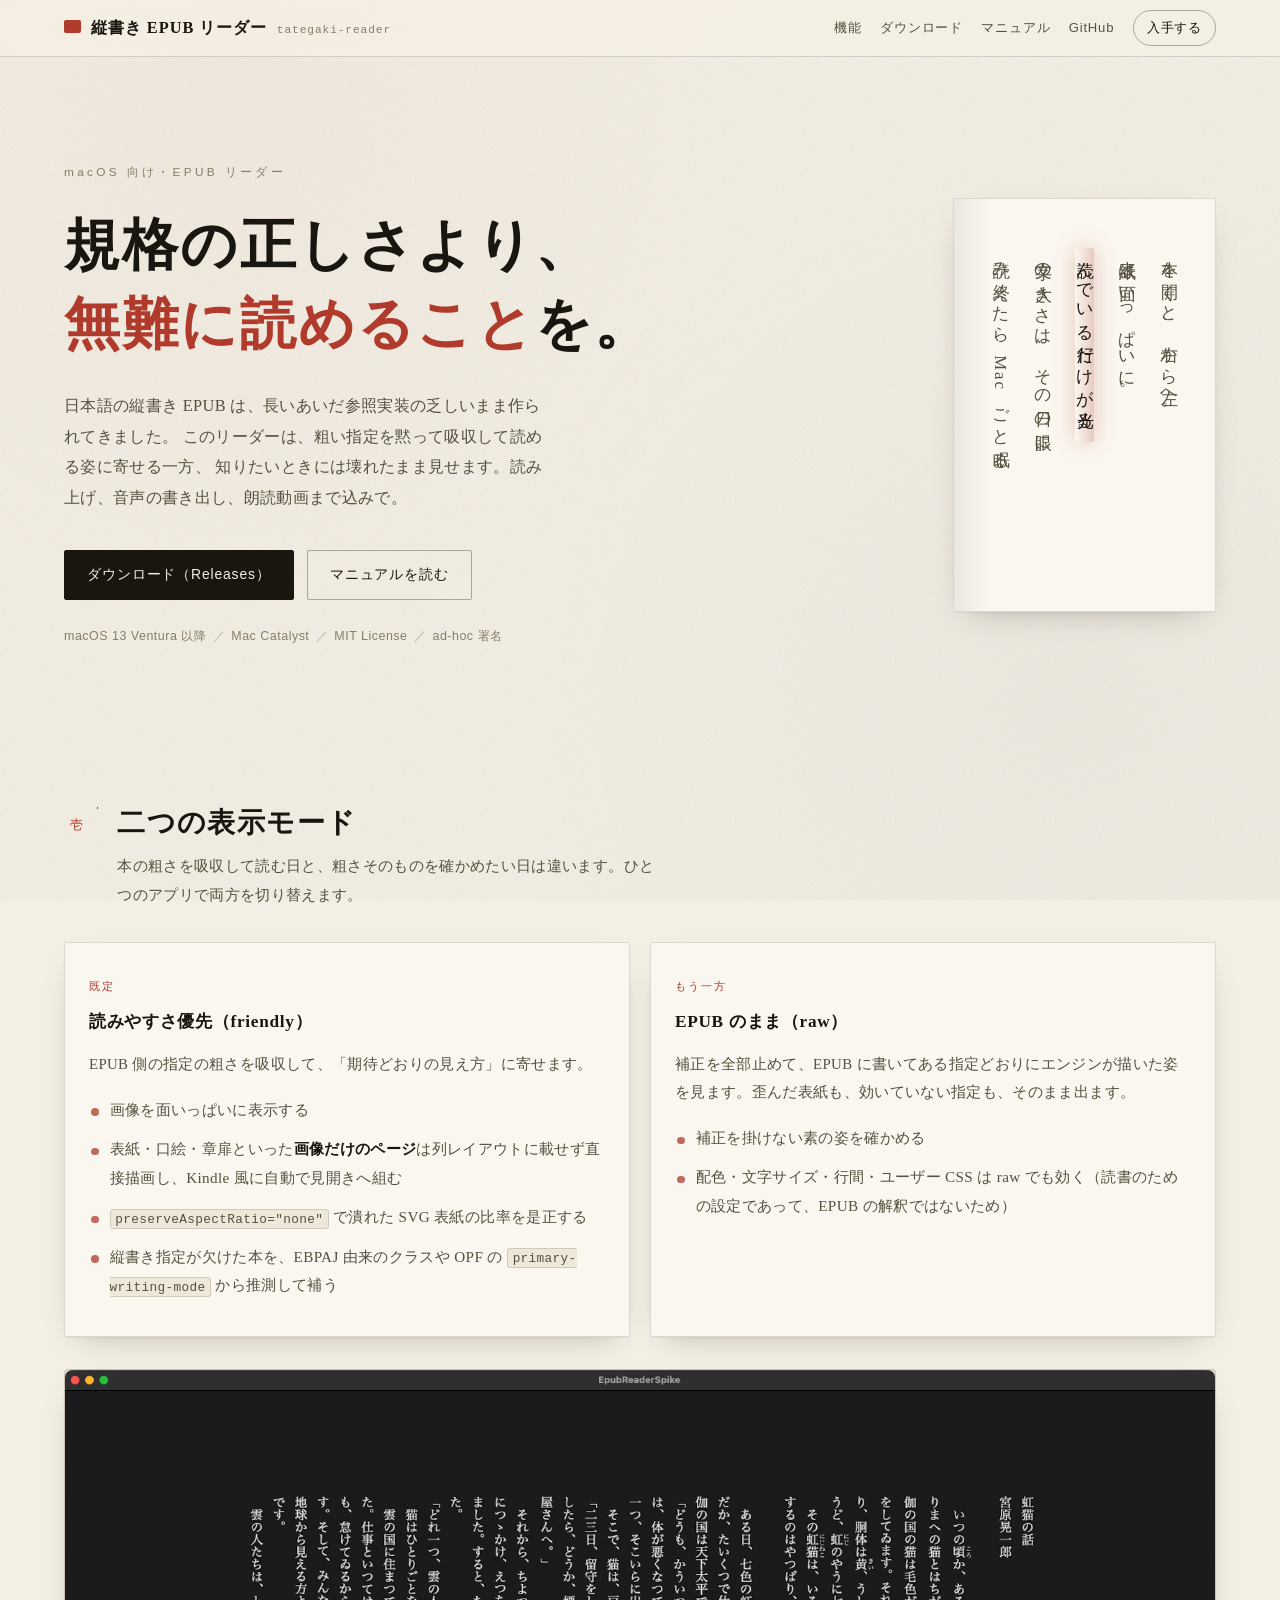
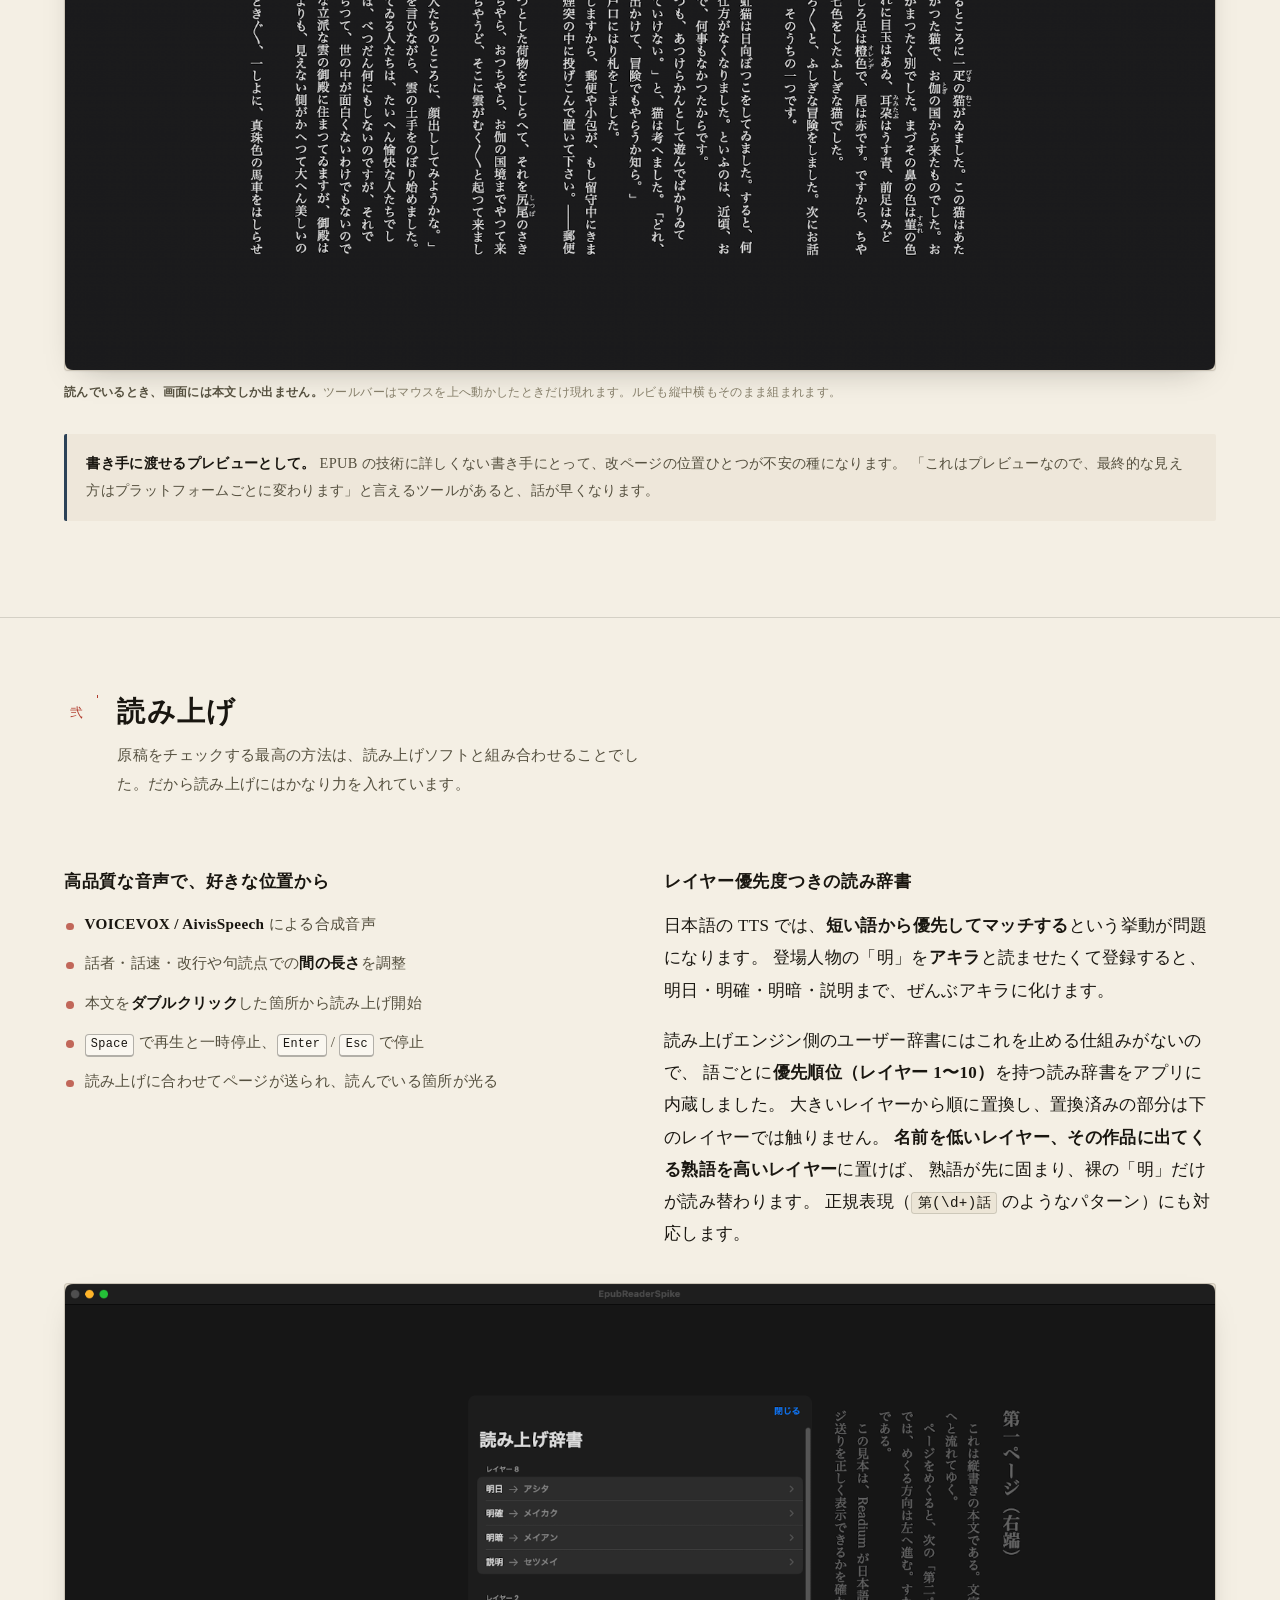
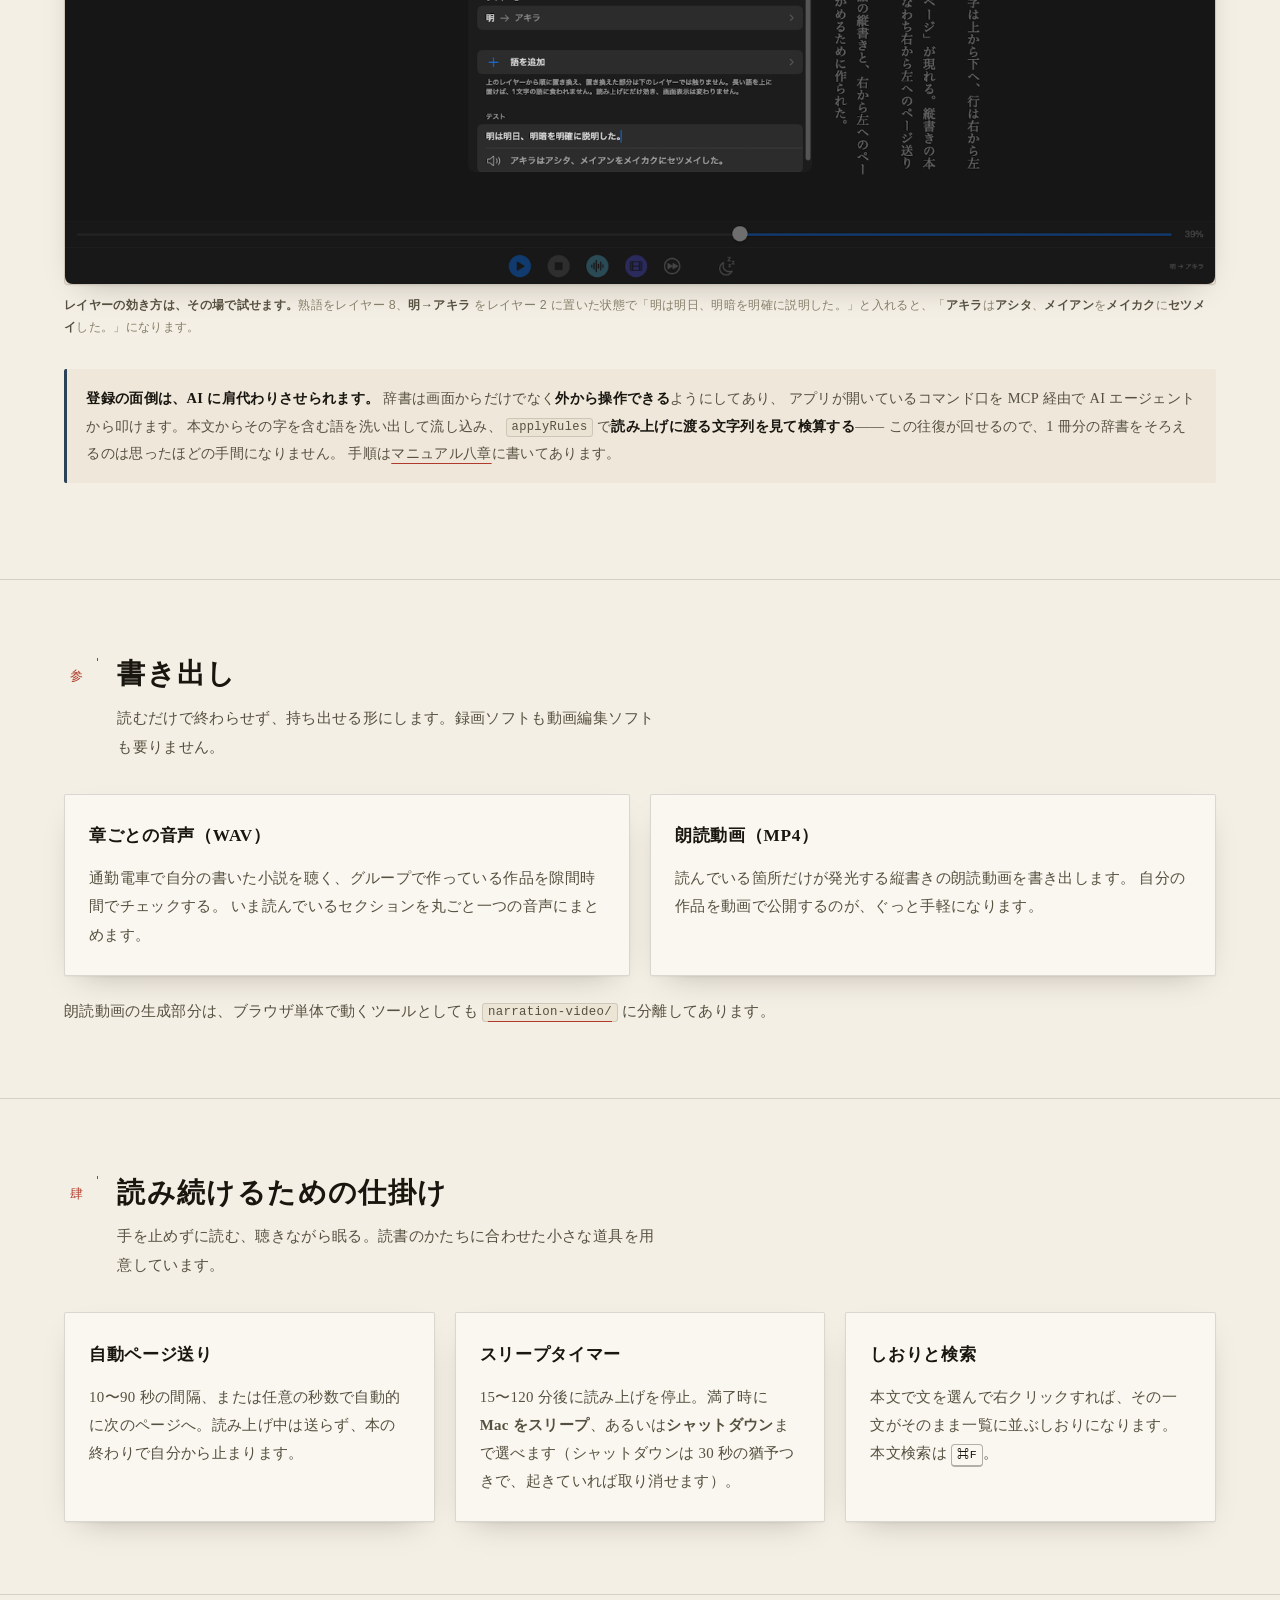
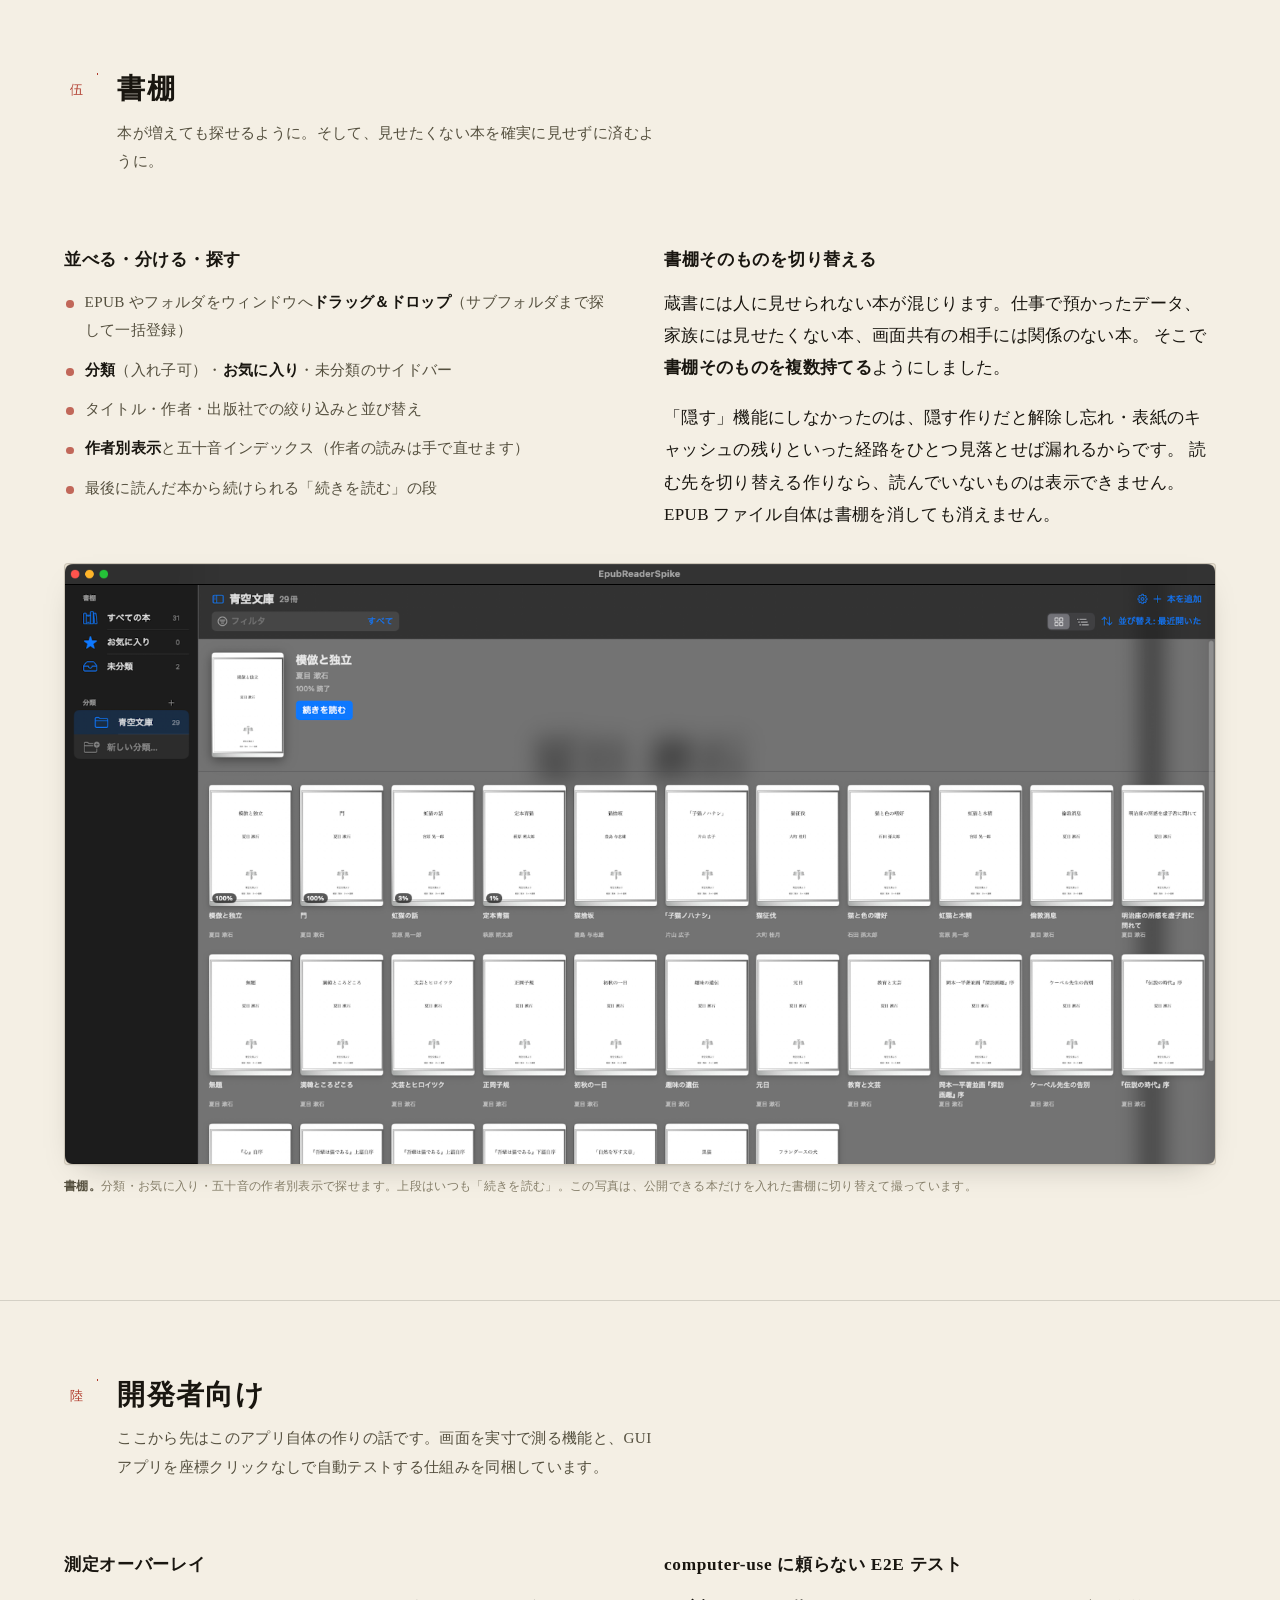
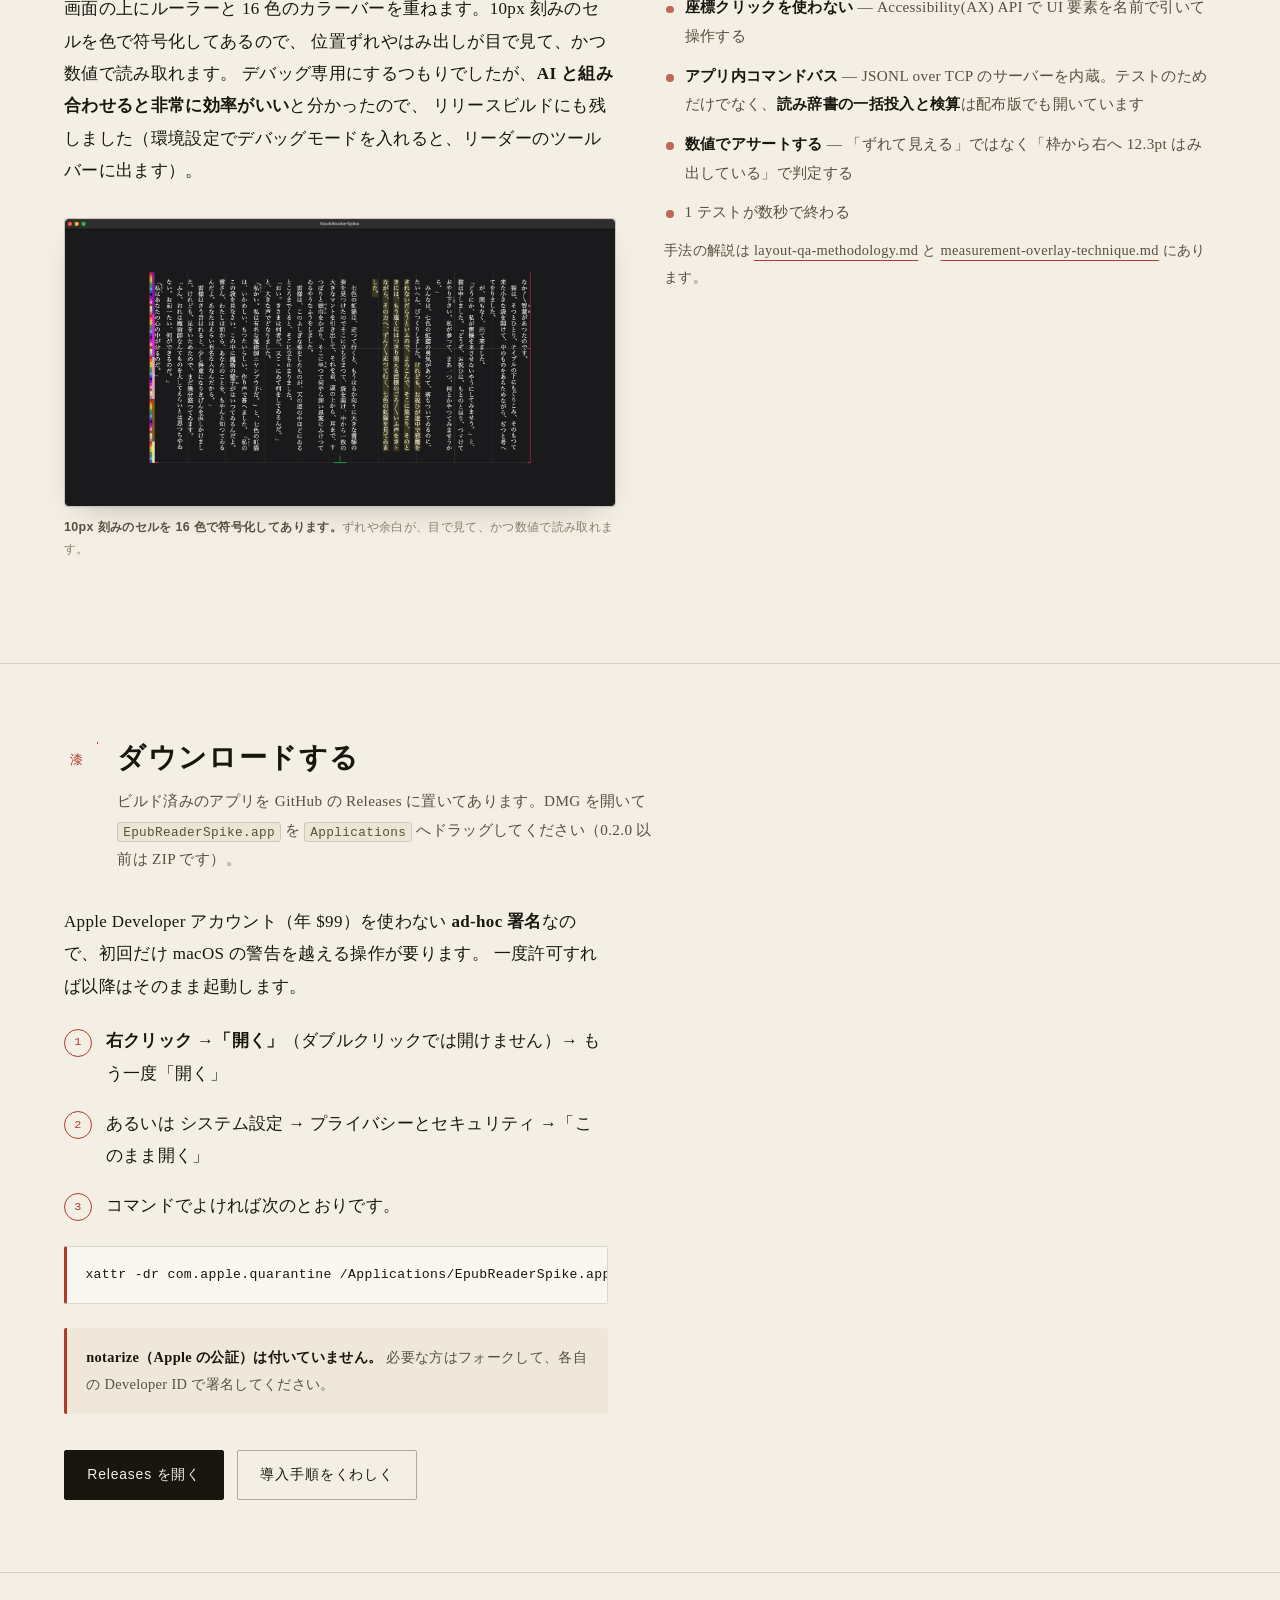
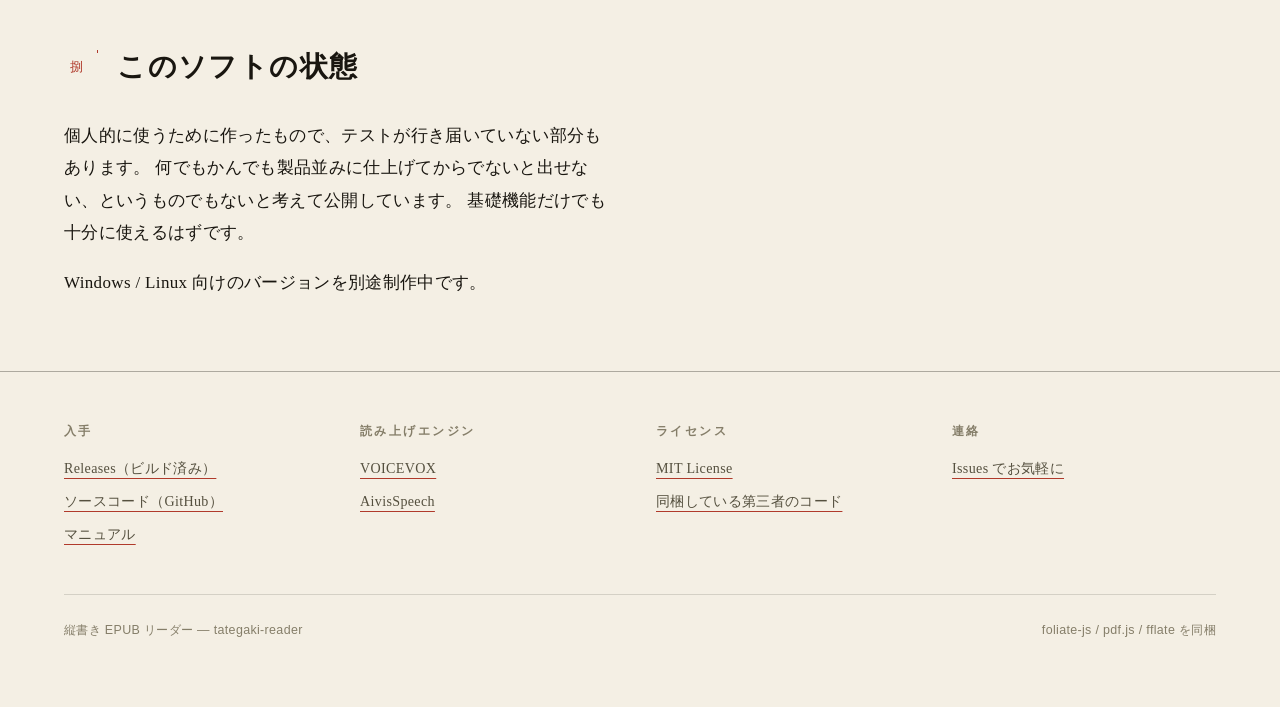
<file: docs/index.html>
<!DOCTYPE html>
<html lang="ja">
<head>
<meta charset="utf-8">
<meta name="viewport" content="width=device-width, initial-scale=1">
<title>縦書き EPUB リーダー tategaki-reader — 日本語の本を、無難に読めるように</title>
<meta name="description" content="日本語の縦書き EPUB を「とりあえず無難に読める」状態で表示し、VOICEVOX / AivisSpeech で読み上げる macOS 向けのリーダー。章ごとの音声書き出しと朗読動画の書き出しにも対応します。">
<meta property="og:title" content="縦書き EPUB リーダー tategaki-reader">
<meta property="og:description" content="規格の正しさより「無難に表示されること」を優先する、macOS 向けの縦書き EPUB リーダー。読み上げ・音声書き出し・朗読動画まで。">
<meta property="og:type" content="website">
<link rel="stylesheet" href="assets/site.css">
</head>
<body>

<a class="skip-link" href="#main">本文へ移動</a>

<header class="masthead">
  <div class="wrap masthead__inner">
    <a class="brand" href="./">
      <span class="brand__mark">縦</span>
      <span class="brand__name">縦書き EPUB リーダー</span>
      <span class="brand__latin">tategaki-reader</span>
    </a>
    <nav class="navlinks" aria-label="サイト内">
      <a href="#features" class="is-optional">機能</a>
      <a href="#download" class="is-optional">ダウンロード</a>
      <a href="manual.html">マニュアル</a>
      <a href="https://github.com/veltrea/tategaki-reader">GitHub</a>
      <a href="https://github.com/veltrea/tategaki-reader/releases" class="navlinks__cta">入手する</a>
    </nav>
  </div>
</header>

<main id="main">

  <!-- 扉 -->
  <div class="hero wrap">
    <div class="hero__grid">
      <div>
        <p class="hero__eyebrow rise">macOS 向け・EPUB リーダー</p>
        <h1 class="rise">規格の正しさより、<br><span class="accent">無難に読めること</span>を。</h1>
        <p class="hero__lede rise">
          日本語の縦書き EPUB は、長いあいだ参照実装の乏しいまま作られてきました。
          このリーダーは、粗い指定を黙って吸収して読める姿に寄せる一方、
          知りたいときには壊れたまま見せます。読み上げ、音声の書き出し、朗読動画まで込みで。
        </p>
        <div class="actions rise">
          <a class="btn" href="https://github.com/veltrea/tategaki-reader/releases">ダウンロード（Releases）</a>
          <a class="btn btn--ghost" href="manual.html">マニュアルを読む</a>
        </div>
        <p class="hero__meta rise">
          <span>macOS 13 Ventura 以降</span><span>Mac Catalyst</span><span>MIT License</span><span>ad-hoc 署名</span>
        </p>
      </div>

      <!-- 実際に縦組みで置く。発光している行は朗読中の一節の見立て。 -->
      <div class="tategaki" aria-hidden="true">
        　本を開くと、右から左へ。<br>
        　表紙は面いっぱいに。<br>
        　<b>読んでいる行だけが光る。</b><br>
        　文字の大きさは、その日の眼に。<br>
        　読み終えたら、Mac ごと眠る。
      </div>
    </div>
  </div>

  <!-- 二つの表示モード -->
  <section id="modes" class="reveal">
    <div class="wrap">
      <div class="sec-head">
        <div class="sec-num">壱</div>
        <div>
          <h2>二つの表示モード</h2>
          <p>本の粗さを吸収して読む日と、粗さそのものを確かめたい日は違います。ひとつのアプリで両方を切り替えます。</p>
        </div>
      </div>

      <div class="cards">
        <article class="card">
          <span class="card__tag">既定</span>
          <h3>読みやすさ優先（friendly）</h3>
          <p>EPUB 側の指定の粗さを吸収して、「期待どおりの見え方」に寄せます。</p>
          <ul class="feature-list">
            <li>画像を面いっぱいに表示する</li>
            <li>表紙・口絵・章扉といった<strong>画像だけのページ</strong>は列レイアウトに載せず直接描画し、Kindle 風に自動で見開きへ組む</li>
            <li><code>preserveAspectRatio="none"</code> で潰れた SVG 表紙の比率を是正する</li>
            <li>縦書き指定が欠けた本を、EBPAJ 由来のクラスや OPF の <code>primary-writing-mode</code> から推測して補う</li>
          </ul>
        </article>

        <article class="card">
          <span class="card__tag">もう一方</span>
          <h3>EPUB のまま（raw）</h3>
          <p>補正を全部止めて、EPUB に書いてある指定どおりにエンジンが描いた姿を見ます。歪んだ表紙も、効いていない指定も、そのまま出ます。</p>
          <ul class="feature-list">
            <li>補正を掛けない素の姿を確かめる</li>
            <li>配色・文字サイズ・行間・ユーザー CSS は raw でも効く（読書のための設定であって、EPUB の解釈ではないため）</li>
          </ul>
        </article>
      </div>

      <figure style="margin-top:2rem">
        <a href="assets/img/reader-text.webp" title="原寸で開く"><img src="assets/img/reader-text.webp" width="1600" height="835" loading="lazy"
             alt="縦書きの本文が右から左へ流れているリーダーの画面"></a>
        <figcaption><b>読んでいるとき、画面には本文しか出ません。</b>ツールバーはマウスを上へ動かしたときだけ現れます。ルビも縦中横もそのまま組まれます。</figcaption>
      </figure>

      <div class="note">
        <strong>書き手に渡せるプレビューとして。</strong>
        EPUB の技術に詳しくない書き手にとって、改ページの位置ひとつが不安の種になります。
        「これはプレビューなので、最終的な見え方はプラットフォームごとに変わります」と言えるツールがあると、話が早くなります。
      </div>
    </div>
  </section>

  <!-- 読み上げ -->
  <section id="features" class="reveal">
    <div class="wrap">
      <div class="sec-head">
        <div class="sec-num">弐</div>
        <div>
          <h2>読み上げ</h2>
          <p>原稿をチェックする最高の方法は、読み上げソフトと組み合わせることでした。だから読み上げにはかなり力を入れています。</p>
        </div>
      </div>

      <div class="split">
        <div>
          <h3>高品質な音声で、好きな位置から</h3>
          <ul class="feature-list">
            <li><strong>VOICEVOX / AivisSpeech</strong> による合成音声</li>
            <li>話者・話速・改行や句読点での<strong>間の長さ</strong>を調整</li>
            <li>本文を<strong>ダブルクリック</strong>した箇所から読み上げ開始</li>
            <li><kbd>Space</kbd> で再生と一時停止、<kbd>Enter</kbd> / <kbd>Esc</kbd> で停止</li>
            <li>読み上げに合わせてページが送られ、読んでいる箇所が光る</li>
          </ul>
        </div>

        <div>
          <h3>レイヤー優先度つきの読み辞書</h3>
          <p>
            日本語の TTS では、<strong>短い語から優先してマッチする</strong>という挙動が問題になります。
            登場人物の「明」を<strong>アキラ</strong>と読ませたくて登録すると、
            明日・明確・明暗・説明まで、ぜんぶアキラに化けます。
          </p>
          <p>
            読み上げエンジン側のユーザー辞書にはこれを止める仕組みがないので、
            語ごとに<strong>優先順位（レイヤー 1〜10）</strong>を持つ読み辞書をアプリに内蔵しました。
            大きいレイヤーから順に置換し、置換済みの部分は下のレイヤーでは触りません。
            <strong>名前を低いレイヤー、その作品に出てくる熟語を高いレイヤー</strong>に置けば、
            熟語が先に固まり、裸の「明」だけが読み替わります。
            正規表現（<code>第(\d+)話</code> のようなパターン）にも対応します。
          </p>
        </div>
      </div>

      <figure style="margin-top:2rem">
        <a href="assets/img/dictionary-list.webp" title="原寸で開く"><img src="assets/img/dictionary-list.webp" width="1600" height="835" loading="lazy"
             alt="読み上げ辞書。レイヤー8に明日・明確・明暗・説明、レイヤー2に明が登録され、テスト欄に変換結果が出ている"></a>
        <figcaption><b>レイヤーの効き方は、その場で試せます。</b>熟語をレイヤー 8、<b>明→アキラ</b> をレイヤー 2 に置いた状態で「明は明日、明暗を明確に説明した。」と入れると、「<b>アキラ</b>は<b>アシタ</b>、<b>メイアン</b>を<b>メイカク</b>に<b>セツメイ</b>した。」になります。</figcaption>
      </figure>

      <div class="note">
        <strong>登録の面倒は、AI に肩代わりさせられます。</strong>
        辞書は画面からだけでなく<strong>外から操作できる</strong>ようにしてあり、
        アプリが開いているコマンド口を MCP 経由で AI エージェントから叩けます。本文からその字を含む語を洗い出して流し込み、
        <code>applyRules</code> で<strong>読み上げに渡る文字列を見て検算する</strong>——
        この往復が回せるので、1 冊分の辞書をそろえるのは思ったほどの手間になりません。
        手順は<a href="manual.html#dictionary">マニュアル八章</a>に書いてあります。
      </div>
    </div>
  </section>

  <!-- 書き出し -->
  <section id="export" class="reveal">
    <div class="wrap">
      <div class="sec-head">
        <div class="sec-num">参</div>
        <div>
          <h2>書き出し</h2>
          <p>読むだけで終わらせず、持ち出せる形にします。録画ソフトも動画編集ソフトも要りません。</p>
        </div>
      </div>

      <div class="cards">
        <article class="card">
          <h3>章ごとの音声（WAV）</h3>
          <p>
            通勤電車で自分の書いた小説を聴く、グループで作っている作品を隙間時間でチェックする。
            いま読んでいるセクションを丸ごと一つの音声にまとめます。
          </p>
        </article>
        <article class="card">
          <h3>朗読動画（MP4）</h3>
          <p>
            読んでいる箇所だけが発光する縦書きの朗読動画を書き出します。
            自分の作品を動画で公開するのが、ぐっと手軽になります。
          </p>
        </article>
      </div>
      <p style="margin-top:1.4rem;color:var(--ink-soft);font-size:.92rem">
        朗読動画の生成部分は、ブラウザ単体で動くツールとしても
        <a href="https://github.com/veltrea/tategaki-reader/tree/main/narration-video"><code>narration-video/</code></a> に分離してあります。
      </p>
    </div>
  </section>

  <!-- 読書のための道具立て -->
  <section id="reading" class="reveal">
    <div class="wrap">
      <div class="sec-head">
        <div class="sec-num">肆</div>
        <div>
          <h2>読み続けるための仕掛け</h2>
          <p>手を止めずに読む、聴きながら眠る。読書のかたちに合わせた小さな道具を用意しています。</p>
        </div>
      </div>

      <div class="cards">
        <article class="card">
          <h3>自動ページ送り</h3>
          <p>10〜90 秒の間隔、または任意の秒数で自動的に次のページへ。読み上げ中は送らず、本の終わりで自分から止まります。</p>
        </article>
        <article class="card">
          <h3>スリープタイマー</h3>
          <p>15〜120 分後に読み上げを停止。満了時に <strong>Mac をスリープ</strong>、あるいは<strong>シャットダウン</strong>まで選べます（シャットダウンは 30 秒の猶予つきで、起きていれば取り消せます）。</p>
        </article>
        <article class="card">
          <h3>しおりと検索</h3>
          <p>本文で文を選んで右クリックすれば、その一文がそのまま一覧に並ぶしおりになります。本文検索は <kbd>⌘F</kbd>。</p>
        </article>
      </div>
    </div>
  </section>

  <!-- 書棚 -->
  <section id="shelf" class="reveal">
    <div class="wrap">
      <div class="sec-head">
        <div class="sec-num">伍</div>
        <div>
          <h2>書棚</h2>
          <p>本が増えても探せるように。そして、見せたくない本を確実に見せずに済むように。</p>
        </div>
      </div>

      <div class="split">
        <div>
          <h3>並べる・分ける・探す</h3>
          <ul class="feature-list">
            <li>EPUB やフォルダをウィンドウへ<strong>ドラッグ＆ドロップ</strong>（サブフォルダまで探して一括登録）</li>
            <li><strong>分類</strong>（入れ子可）・<strong>お気に入り</strong>・未分類のサイドバー</li>
            <li>タイトル・作者・出版社での絞り込みと並び替え</li>
            <li><strong>作者別表示</strong>と五十音インデックス（作者の読みは手で直せます）</li>
            <li>最後に読んだ本から続けられる「続きを読む」の段</li>
          </ul>
        </div>

        <div>
          <h3>書棚そのものを切り替える</h3>
          <p>
            蔵書には人に見せられない本が混じります。仕事で預かったデータ、家族には見せたくない本、画面共有の相手には関係のない本。
            そこで<strong>書棚そのものを複数持てる</strong>ようにしました。
          </p>
          <p>
            「隠す」機能にしなかったのは、隠す作りだと解除し忘れ・表紙のキャッシュの残りといった経路をひとつ見落とせば漏れるからです。
            読む先を切り替える作りなら、読んでいないものは表示できません。EPUB ファイル自体は書棚を消しても消えません。
          </p>
        </div>
      </div>

      <figure style="margin-top:2rem">
        <a href="assets/img/shelf-grid.webp" title="原寸で開く"><img src="assets/img/shelf-grid.webp" width="1600" height="835" loading="lazy"
             alt="表紙を並べた書棚。左にサイドバー、上段に「続きを読む」"></a>
        <figcaption><b>書棚。</b>分類・お気に入り・五十音の作者別表示で探せます。上段はいつも「続きを読む」。この写真は、公開できる本だけを入れた書棚に切り替えて撮っています。</figcaption>
      </figure>
    </div>
  </section>

  <!-- 開発者向け -->
  <section id="developer" class="reveal">
    <div class="wrap">
      <div class="sec-head">
        <div class="sec-num">陸</div>
        <div>
          <h2>開発者向け</h2>
          <p>ここから先はこのアプリ自体の作りの話です。画面を実寸で測る機能と、GUI アプリを座標クリックなしで自動テストする仕組みを同梱しています。</p>
        </div>
      </div>

      <div class="split">
        <div>
          <h3>測定オーバーレイ</h3>
          <p>
            画面の上にルーラーと 16 色のカラーバーを重ねます。10px 刻みのセルを色で符号化してあるので、
            位置ずれやはみ出しが目で見て、かつ数値で読み取れます。
            デバッグ専用にするつもりでしたが、<strong>AI と組み合わせると非常に効率がいい</strong>と分かったので、
            リリースビルドにも残しました（環境設定でデバッグモードを入れると、リーダーのツールバーに出ます）。
          </p>
          <figure>
            <a href="assets/img/measure-overlay.webp" title="原寸で開く"><img src="assets/img/measure-overlay.webp" width="1600" height="835" loading="lazy"
                 alt="本文の上に測定グリッドと16色のカラーバーを重ねた画面"></a>
            <figcaption><b>10px 刻みのセルを 16 色で符号化してあります。</b>ずれや余白が、目で見て、かつ数値で読み取れます。</figcaption>
          </figure>
        </div>
        <div>
          <h3>computer-use に頼らない E2E テスト</h3>
          <ul class="feature-list">
            <li><strong>座標クリックを使わない</strong> — Accessibility(AX) API で UI 要素を名前で引いて操作する</li>
            <li><strong>アプリ内コマンドバス</strong> — JSONL over TCP のサーバーを内蔵。テストのためだけでなく、<strong>読み辞書の一括投入と検算</strong>は配布版でも開いています</li>
            <li><strong>数値でアサートする</strong> — 「ずれて見える」ではなく「枠から右へ 12.3pt はみ出している」で判定する</li>
            <li>1 テストが数秒で終わる</li>
          </ul>
          <p style="font-size:.9rem;color:var(--ink-soft)">
            手法の解説は
            <a href="https://github.com/veltrea/tategaki-reader/blob/main/docs/layout-qa-methodology.md">layout-qa-methodology.md</a> と
            <a href="https://github.com/veltrea/tategaki-reader/blob/main/docs/measurement-overlay-technique.md">measurement-overlay-technique.md</a> にあります。
          </p>
        </div>
      </div>
    </div>
  </section>

  <!-- ダウンロード -->
  <section id="download" class="reveal">
    <div class="wrap">
      <div class="sec-head">
        <div class="sec-num">漆</div>
        <div>
          <h2>ダウンロードする</h2>
          <p>ビルド済みのアプリを GitHub の Releases に置いてあります。DMG を開いて <code>EpubReaderSpike.app</code> を <code>Applications</code> へドラッグしてください（0.2.0 以前は ZIP です）。</p>
        </div>
      </div>

      <div class="prose">
        <p>
          Apple Developer アカウント（年 $99）を使わない <strong>ad-hoc 署名</strong>なので、初回だけ macOS の警告を越える操作が要ります。
          一度許可すれば以降はそのまま起動します。
        </p>
        <ol class="steps">
          <li><strong>右クリック →「開く」</strong>（ダブルクリックでは開けません）→ もう一度「開く」</li>
          <li>あるいは システム設定 → プライバシーとセキュリティ →「このまま開く」</li>
          <li>コマンドでよければ次のとおりです。</li>
        </ol>
<pre><code>xattr -dr com.apple.quarantine /Applications/EpubReaderSpike.app</code></pre>
        <div class="note note--warn">
          <strong>notarize（Apple の公証）は付いていません。</strong>
          必要な方はフォークして、各自の Developer ID で署名してください。
        </div>
        <div class="actions">
          <a class="btn" href="https://github.com/veltrea/tategaki-reader/releases">Releases を開く</a>
          <a class="btn btn--ghost" href="manual.html#install">導入手順をくわしく</a>
        </div>
      </div>
    </div>
  </section>

  <!-- 状態 -->
  <section id="status" class="reveal">
    <div class="wrap">
      <div class="sec-head">
        <div class="sec-num">捌</div>
        <div>
          <h2>このソフトの状態</h2>
        </div>
      </div>
      <div class="prose">
        <p>
          個人的に使うために作ったもので、テストが行き届いていない部分もあります。
          何でもかんでも製品並みに仕上げてからでないと出せない、というものでもないと考えて公開しています。
          基礎機能だけでも十分に使えるはずです。
        </p>
        <p>Windows / Linux 向けのバージョンを別途制作中です。</p>
      </div>
    </div>
  </section>

</main>

<footer class="colophon">
  <div class="wrap">
    <div class="colophon__grid">
      <div>
        <h3>入手</h3>
        <ul>
          <li><a href="https://github.com/veltrea/tategaki-reader/releases">Releases（ビルド済み）</a></li>
          <li><a href="https://github.com/veltrea/tategaki-reader">ソースコード（GitHub）</a></li>
          <li><a href="manual.html">マニュアル</a></li>
        </ul>
      </div>
      <div>
        <h3>読み上げエンジン</h3>
        <ul>
          <li><a href="https://voicevox.hiroshiba.jp/">VOICEVOX</a></li>
          <li><a href="https://aivis-project.com/">AivisSpeech</a></li>
        </ul>
      </div>
      <div>
        <h3>ライセンス</h3>
        <ul>
          <li><a href="https://github.com/veltrea/tategaki-reader/blob/main/LICENSE">MIT License</a></li>
          <li><a href="https://github.com/veltrea/tategaki-reader/blob/main/THIRD-PARTY-NOTICES.md">同梱している第三者のコード</a></li>
        </ul>
      </div>
      <div>
        <h3>連絡</h3>
        <ul>
          <li><a href="https://github.com/veltrea/tategaki-reader/issues">Issues でお気軽に</a></li>
        </ul>
      </div>
    </div>
    <div class="colophon__seal">
      <span>縦書き EPUB リーダー — tategaki-reader</span>
      <span>foliate-js / pdf.js / fflate を同梱</span>
    </div>
  </div>
</footer>

<script src="assets/site.js"></script>
</body>
</html>
</file>
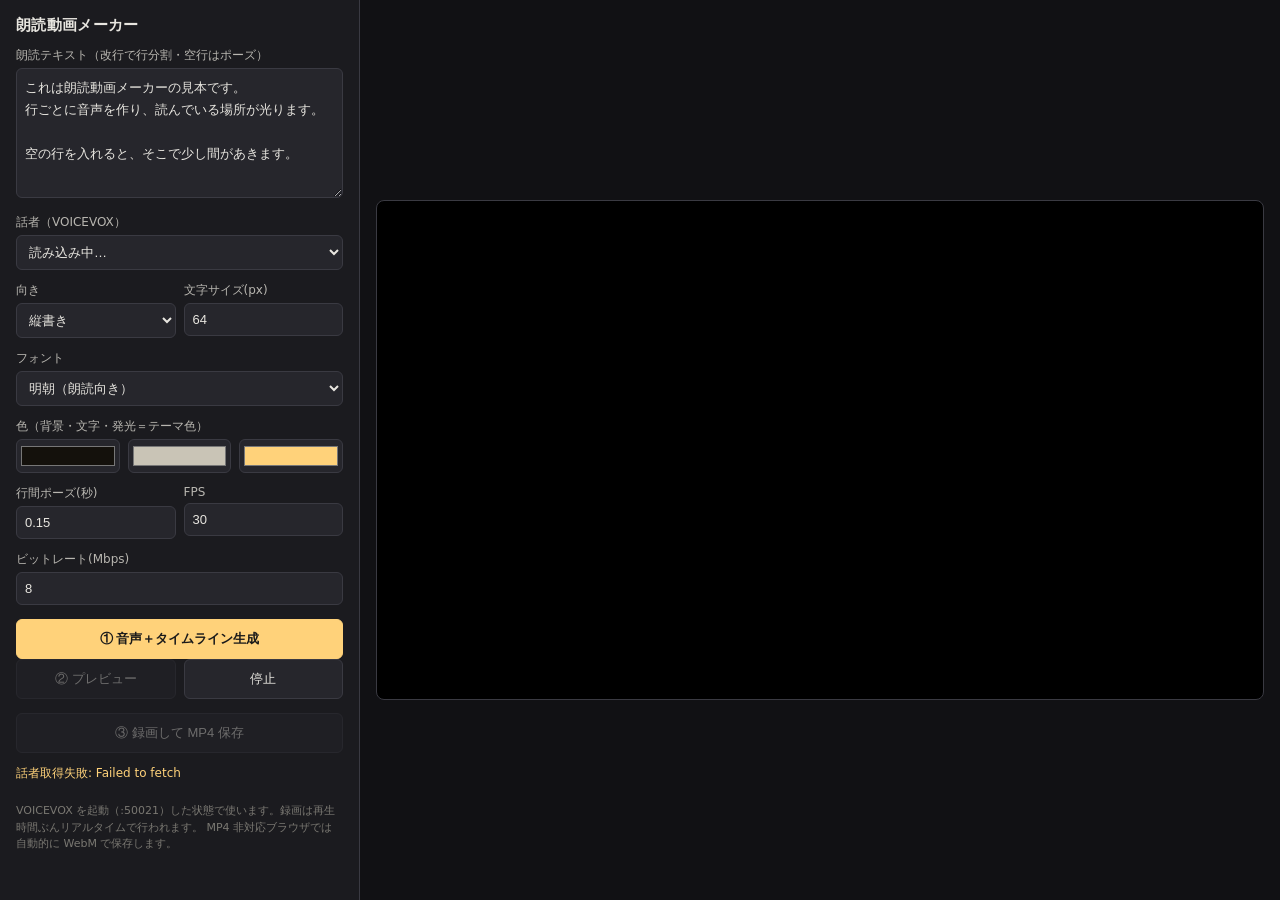
<file: narration-video/index.html>
<!DOCTYPE html>
<html lang="ja">
  <head>
    <meta charset="UTF-8" />
    <meta name="viewport" content="width=device-width, initial-scale=1.0" />
    <title>朗読動画メーカー（VOICEVOX + 縦書き発光）</title>
    <style>
      :root {
        --panel: #1b1b1f;
        --panel2: #26262c;
        --line: #3a3a42;
        --txt: #e8e6e0;
        --accent: #ffd27a;
      }
      * { box-sizing: border-box; }
      body {
        margin: 0;
        font-family: system-ui, "Hiragino Sans", "Yu Gothic", sans-serif;
        background: #111114;
        color: var(--txt);
        display: grid;
        grid-template-columns: 360px 1fr;
        height: 100vh;
      }
      .side {
        background: var(--panel);
        border-right: 1px solid var(--line);
        padding: 16px;
        overflow-y: auto;
      }
      .main {
        display: flex;
        flex-direction: column;
        align-items: center;
        justify-content: center;
        gap: 12px;
        padding: 16px;
        min-width: 0;
      }
      h1 { font-size: 15px; margin: 0 0 12px; letter-spacing: 0.02em; }
      label { display: block; font-size: 12px; margin: 12px 0 4px; color: #b8b6b0; }
      textarea, select, input {
        width: 100%;
        background: var(--panel2);
        color: var(--txt);
        border: 1px solid var(--line);
        border-radius: 6px;
        padding: 8px;
        font-size: 13px;
      }
      textarea { min-height: 130px; resize: vertical; line-height: 1.7; }
      .row { display: flex; gap: 8px; }
      .row > div { flex: 1; }
      .colors { display: flex; gap: 8px; }
      .colors input[type="color"] { padding: 2px; height: 34px; }
      button {
        margin-top: 14px;
        width: 100%;
        padding: 10px;
        border-radius: 6px;
        border: 1px solid var(--line);
        background: var(--panel2);
        color: var(--txt);
        font-size: 13px;
        cursor: pointer;
      }
      button.primary { background: var(--accent); color: #1a1a1a; border-color: var(--accent); font-weight: 600; }
      button:disabled { opacity: 0.4; cursor: not-allowed; }
      .btns { display: grid; grid-template-columns: 1fr 1fr; gap: 8px; }
      .btns button { margin-top: 0; }
      #status { font-size: 12px; color: var(--accent); margin-top: 12px; min-height: 32px; }
      canvas {
        background: #000;
        max-width: 100%;
        max-height: 78vh;
        border: 1px solid var(--line);
        border-radius: 8px;
      }
      .hint { font-size: 11px; color: #7a7872; margin-top: 6px; line-height: 1.5; }
    </style>
  </head>
  <body>
    <div class="side">
      <h1>朗読動画メーカー</h1>

      <label>朗読テキスト（改行で行分割・空行はポーズ）</label>
      <textarea id="text">これは朗読動画メーカーの見本です。
行ごとに音声を作り、読んでいる場所が光ります。

空の行を入れると、そこで少し間があきます。</textarea>

      <label>話者（VOICEVOX）</label>
      <select id="speaker"><option>読み込み中…</option></select>

      <div class="row">
        <div>
          <label>向き</label>
          <select id="orientation">
            <option value="vertical">縦書き</option>
            <option value="horizontal">横書き</option>
          </select>
        </div>
        <div>
          <label>文字サイズ(px)</label>
          <input id="fontSize" type="number" value="64" min="20" max="160" />
        </div>
      </div>

      <label>フォント</label>
      <select id="font">
        <option value="'Hiragino Mincho ProN','Yu Mincho',serif">明朝（朗読向き）</option>
        <option value="'Hiragino Sans','Yu Gothic',sans-serif">ゴシック</option>
      </select>

      <label>色（背景・文字・発光＝テーマ色）</label>
      <div class="colors">
        <input id="bg" type="color" value="#14110c" title="背景" />
        <input id="fg" type="color" value="#c9c4b6" title="文字" />
        <input id="accent" type="color" value="#ffd27a" title="発光/読み位置" />
      </div>

      <div class="row">
        <div>
          <label>行間ポーズ(秒)</label>
          <input id="gap" type="number" value="0.15" step="0.05" min="0" />
        </div>
        <div>
          <label>FPS</label>
          <input id="fps" type="number" value="30" min="15" max="60" />
        </div>
      </div>
      <label>ビットレート(Mbps)</label>
      <input id="bitrate" type="number" value="8" min="1" max="40" />

      <button id="generate" class="primary">① 音声＋タイムライン生成</button>
      <div class="btns">
        <button id="preview" disabled>② プレビュー</button>
        <button id="stop">停止</button>
      </div>
      <button id="record" disabled>③ 録画して MP4 保存</button>

      <div id="status">起動中…</div>
      <div class="hint">
        VOICEVOX を起動（:50021）した状態で使います。録画は再生時間ぶんリアルタイムで行われます。
        MP4 非対応ブラウザでは自動的に WebM で保存します。
      </div>
    </div>

    <div class="main">
      <canvas id="stage" width="1920" height="1080"></canvas>
    </div>

    <script type="module" src="./app.mjs"></script>
  </body>
</html>
</file>
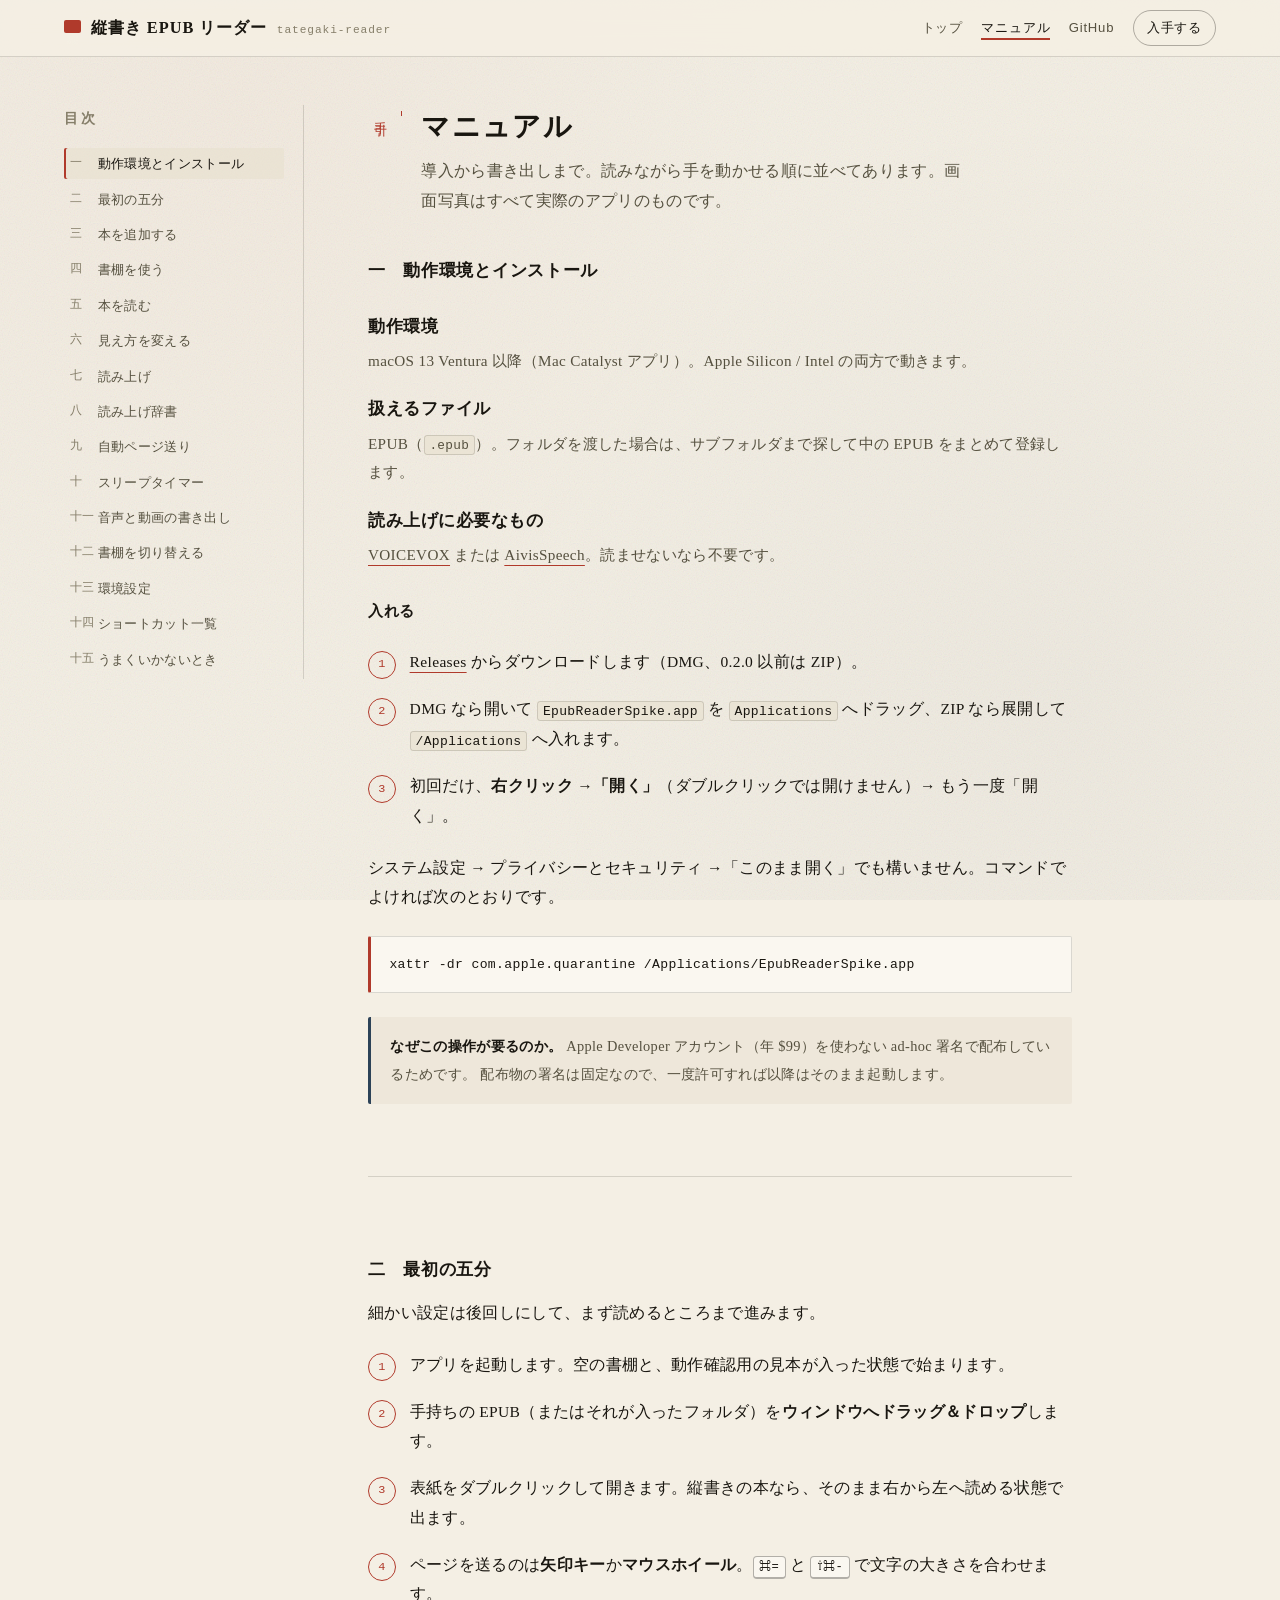
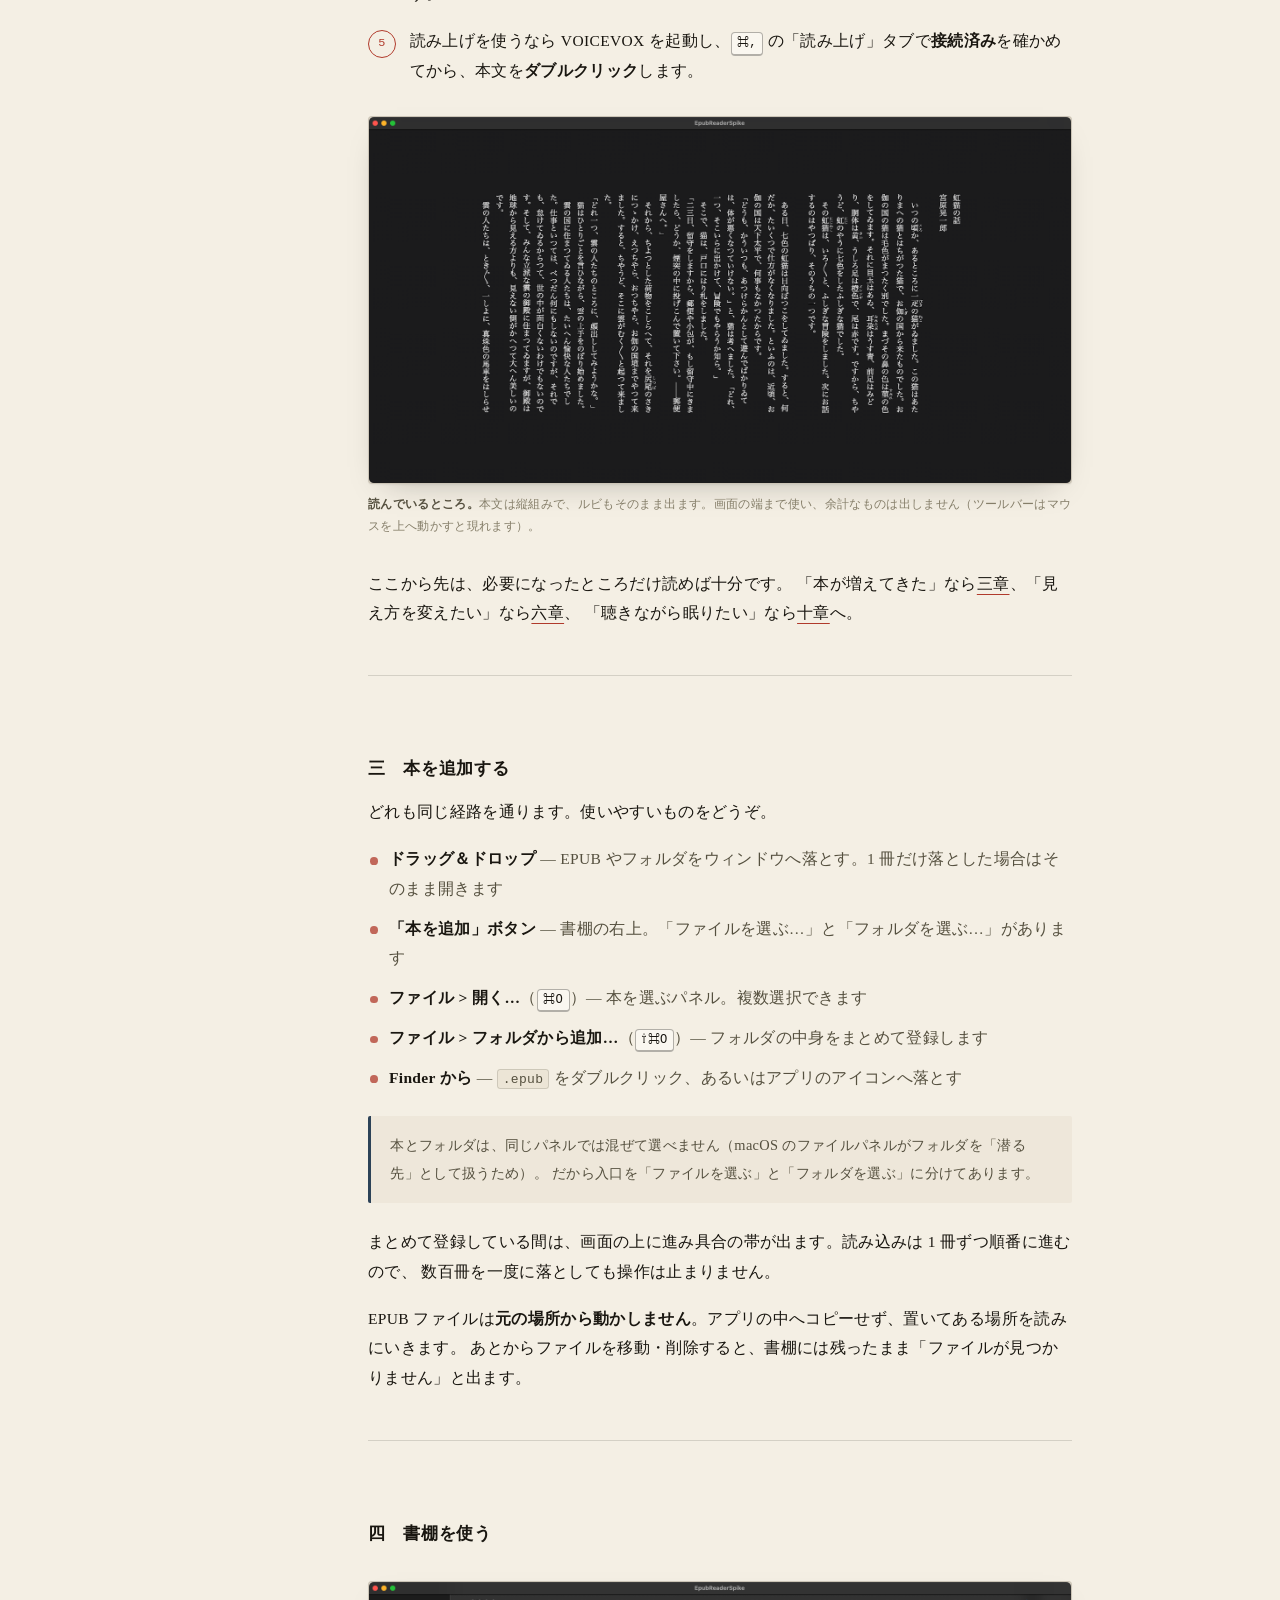
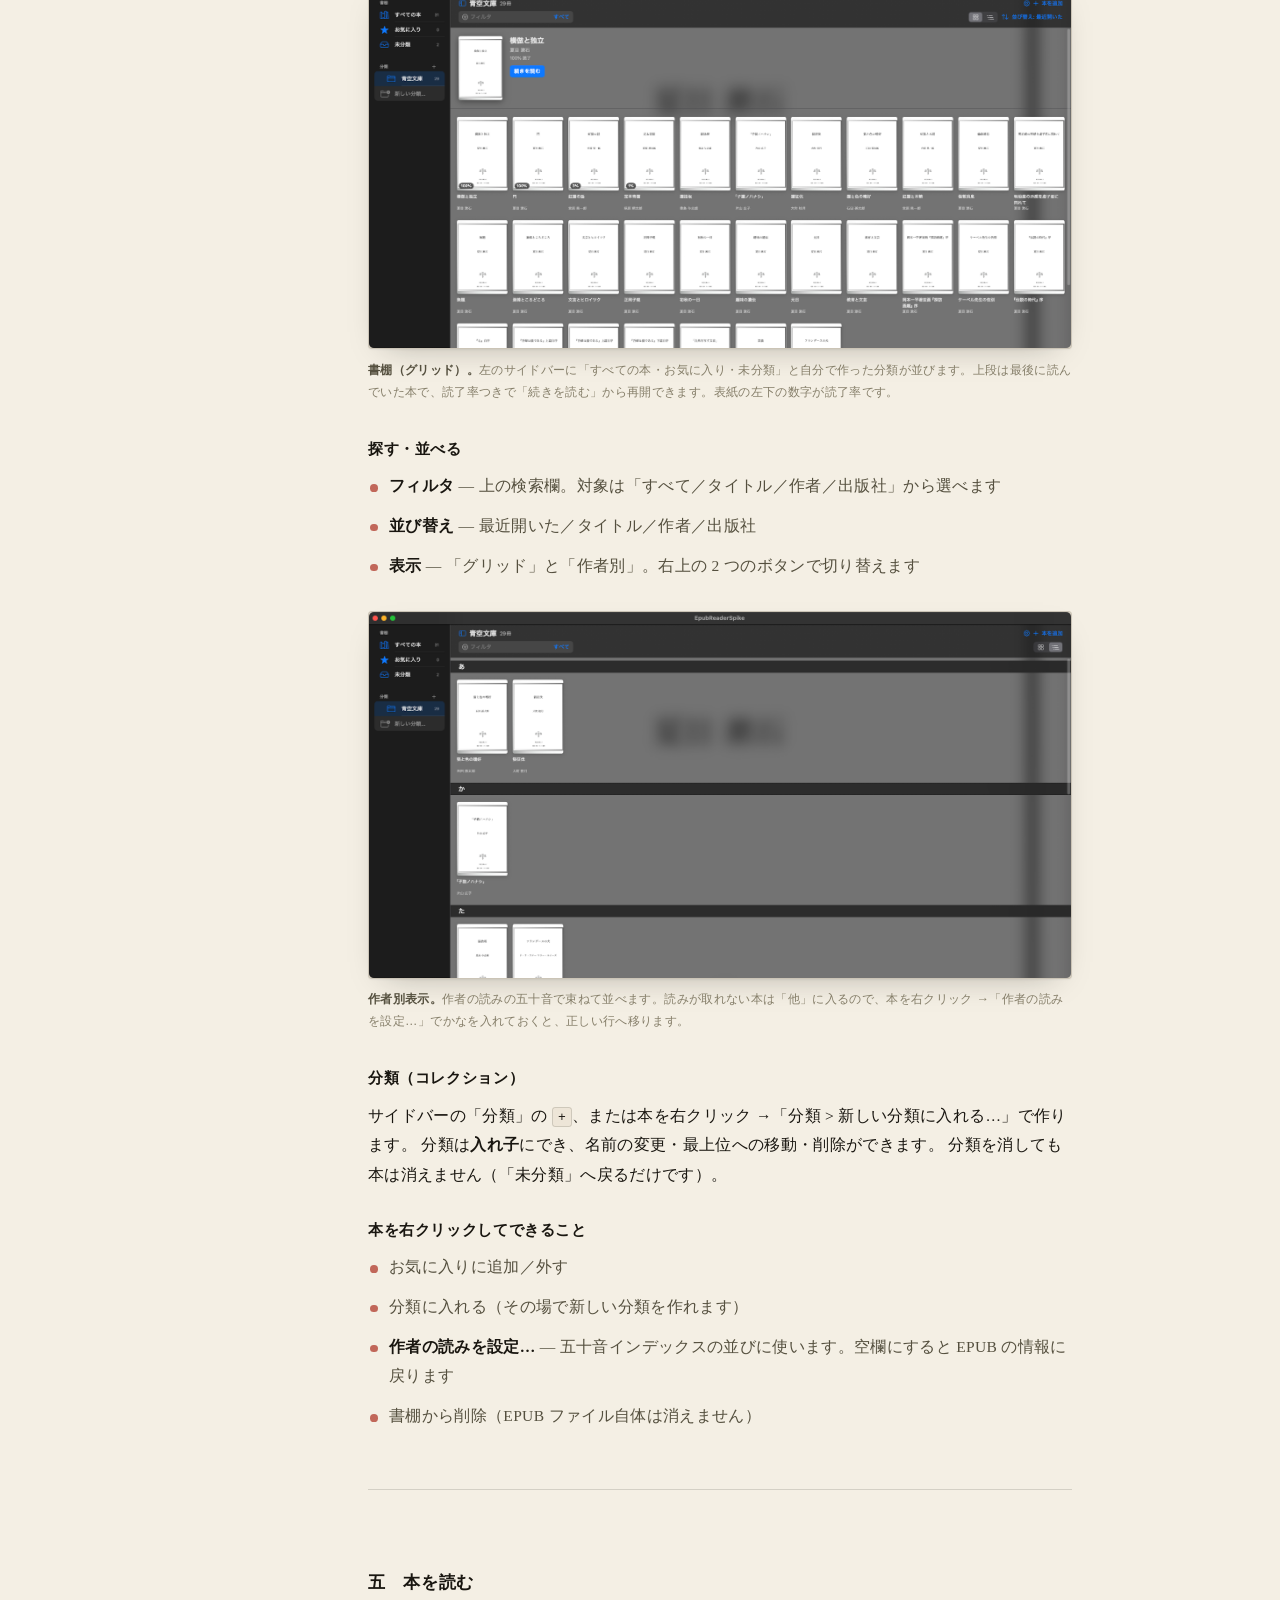
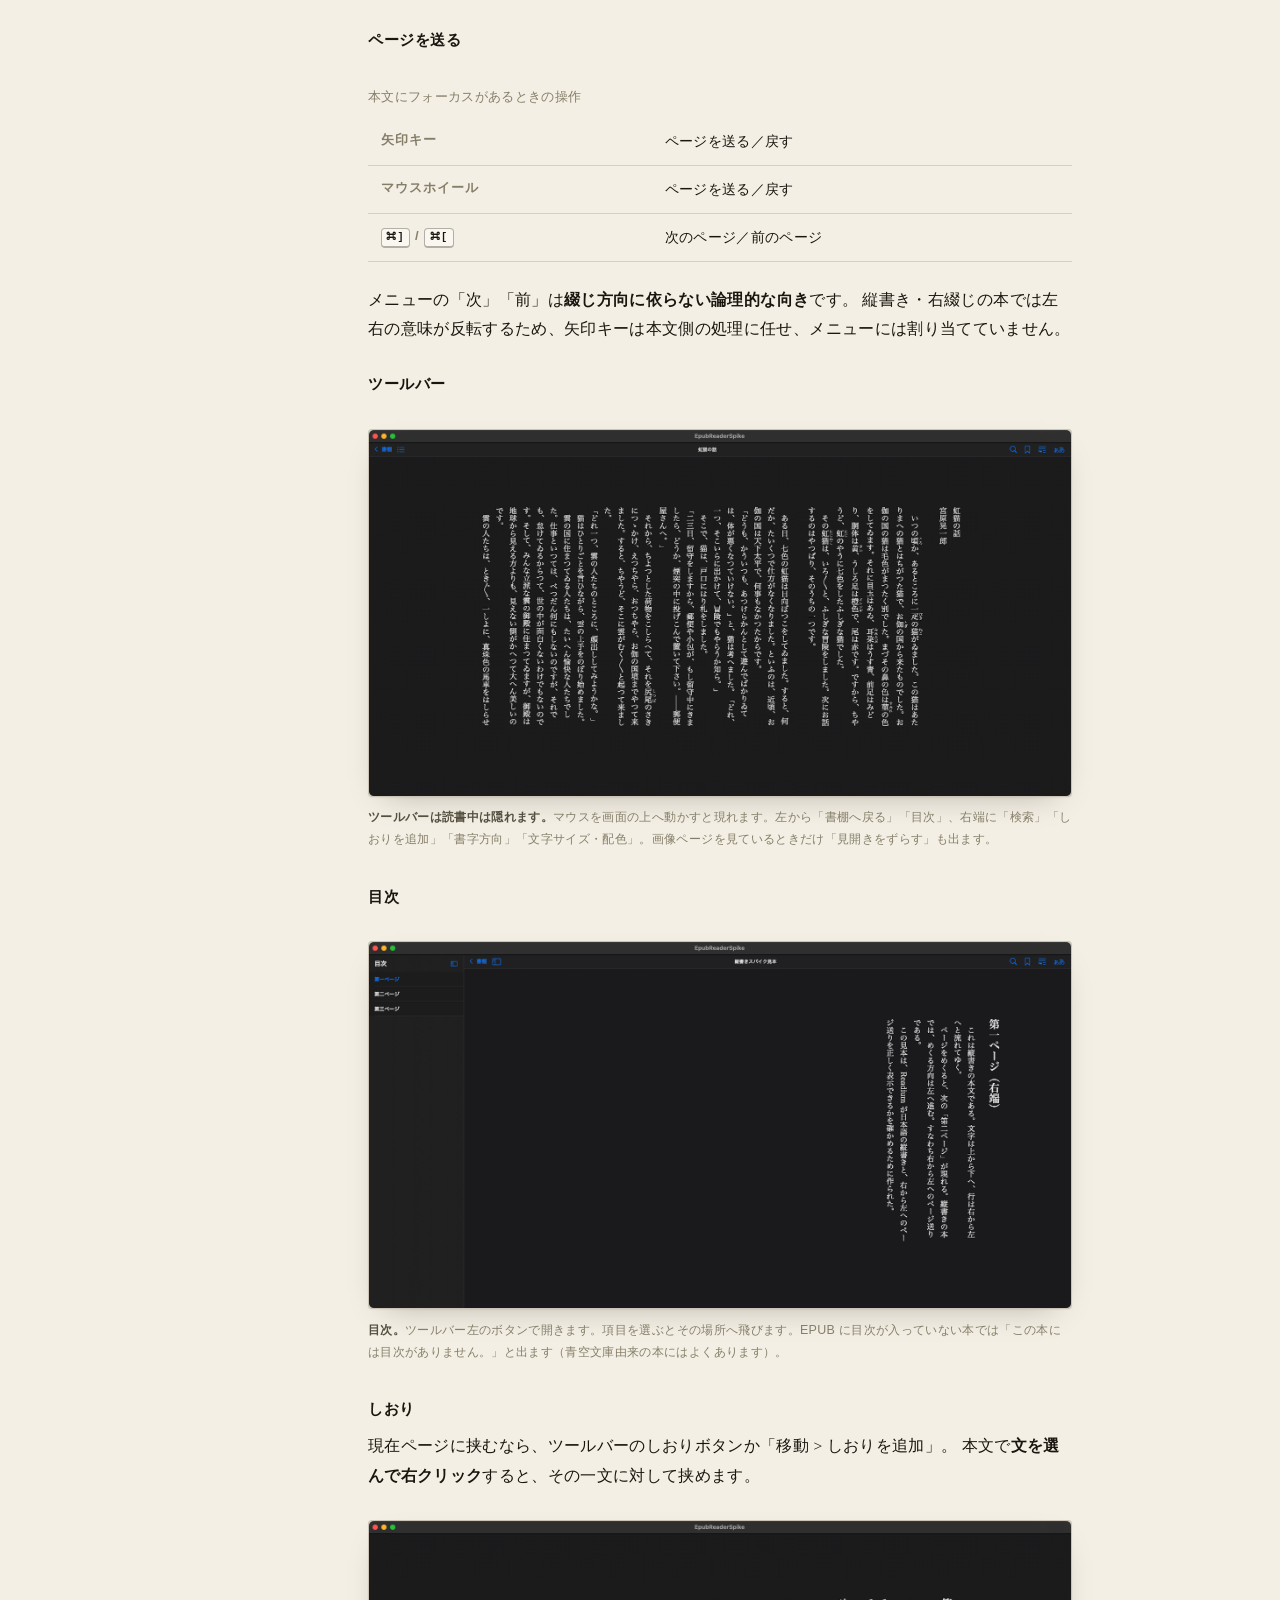
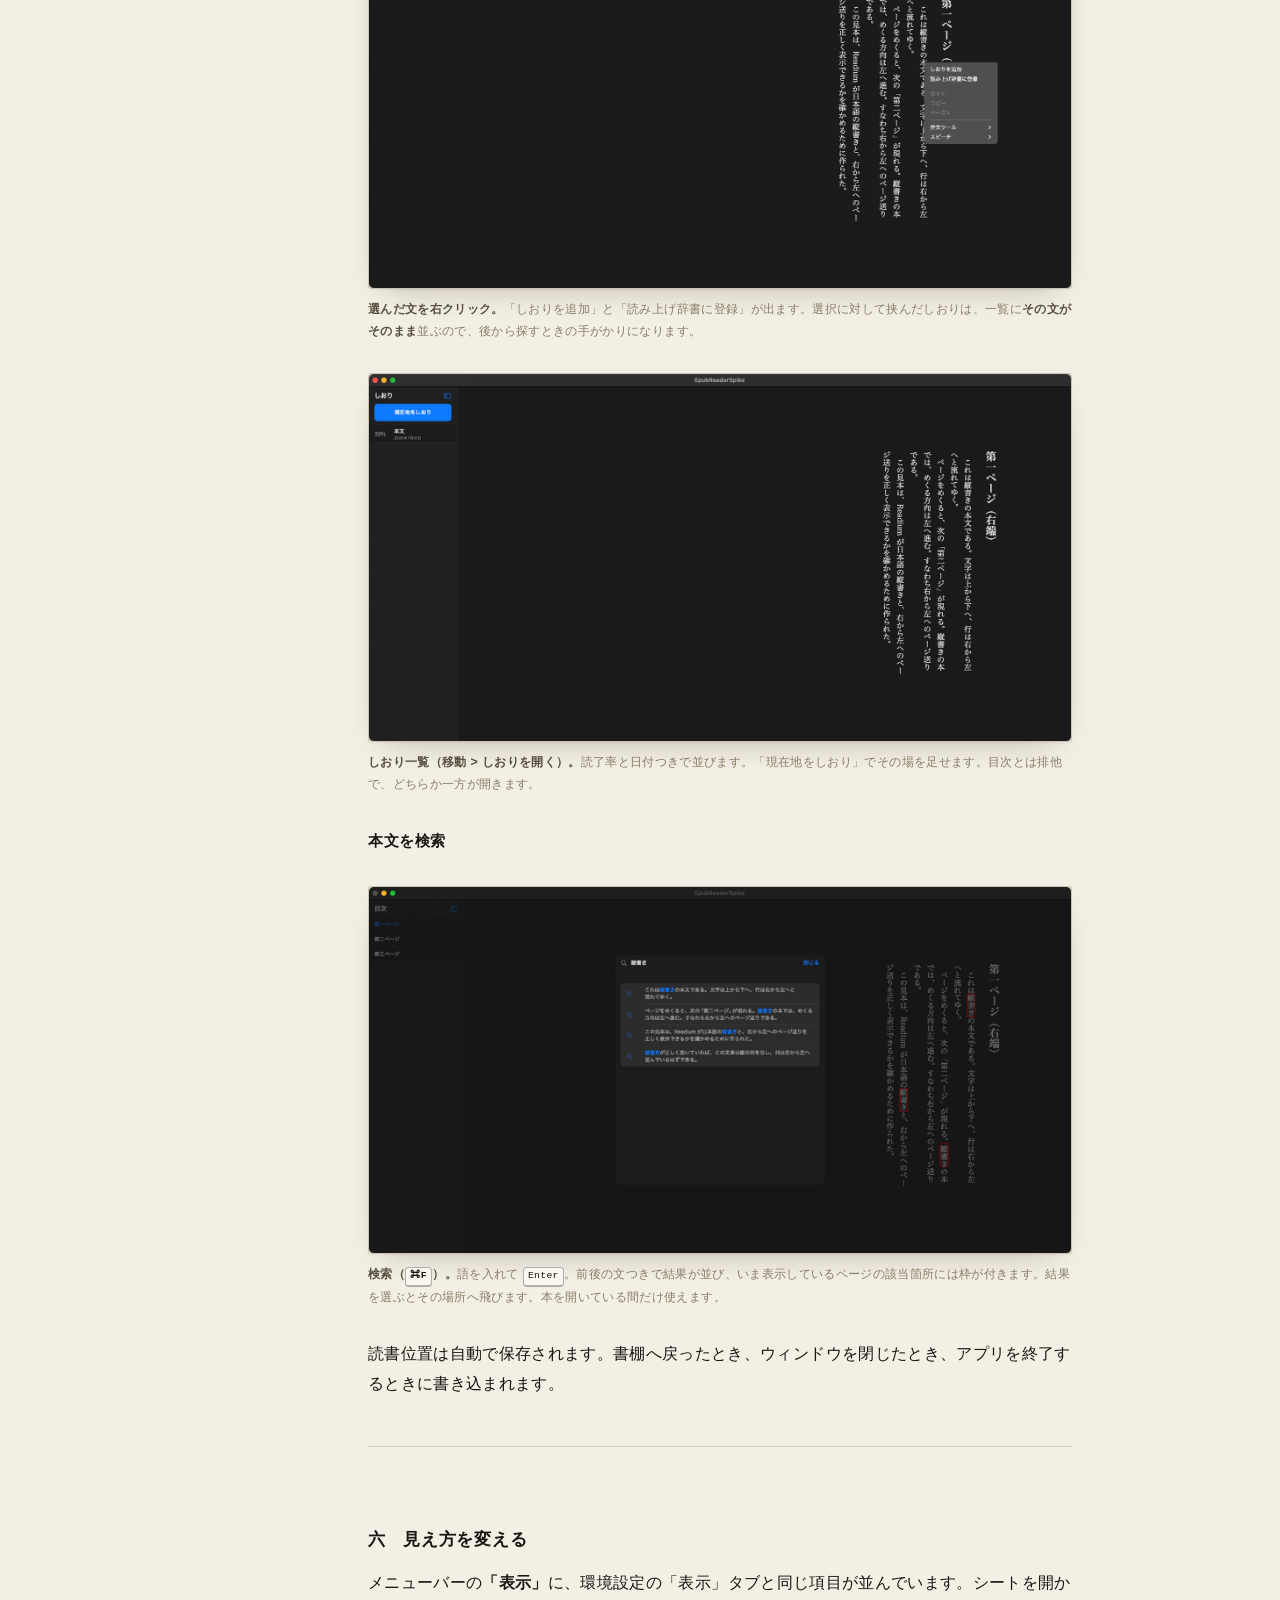
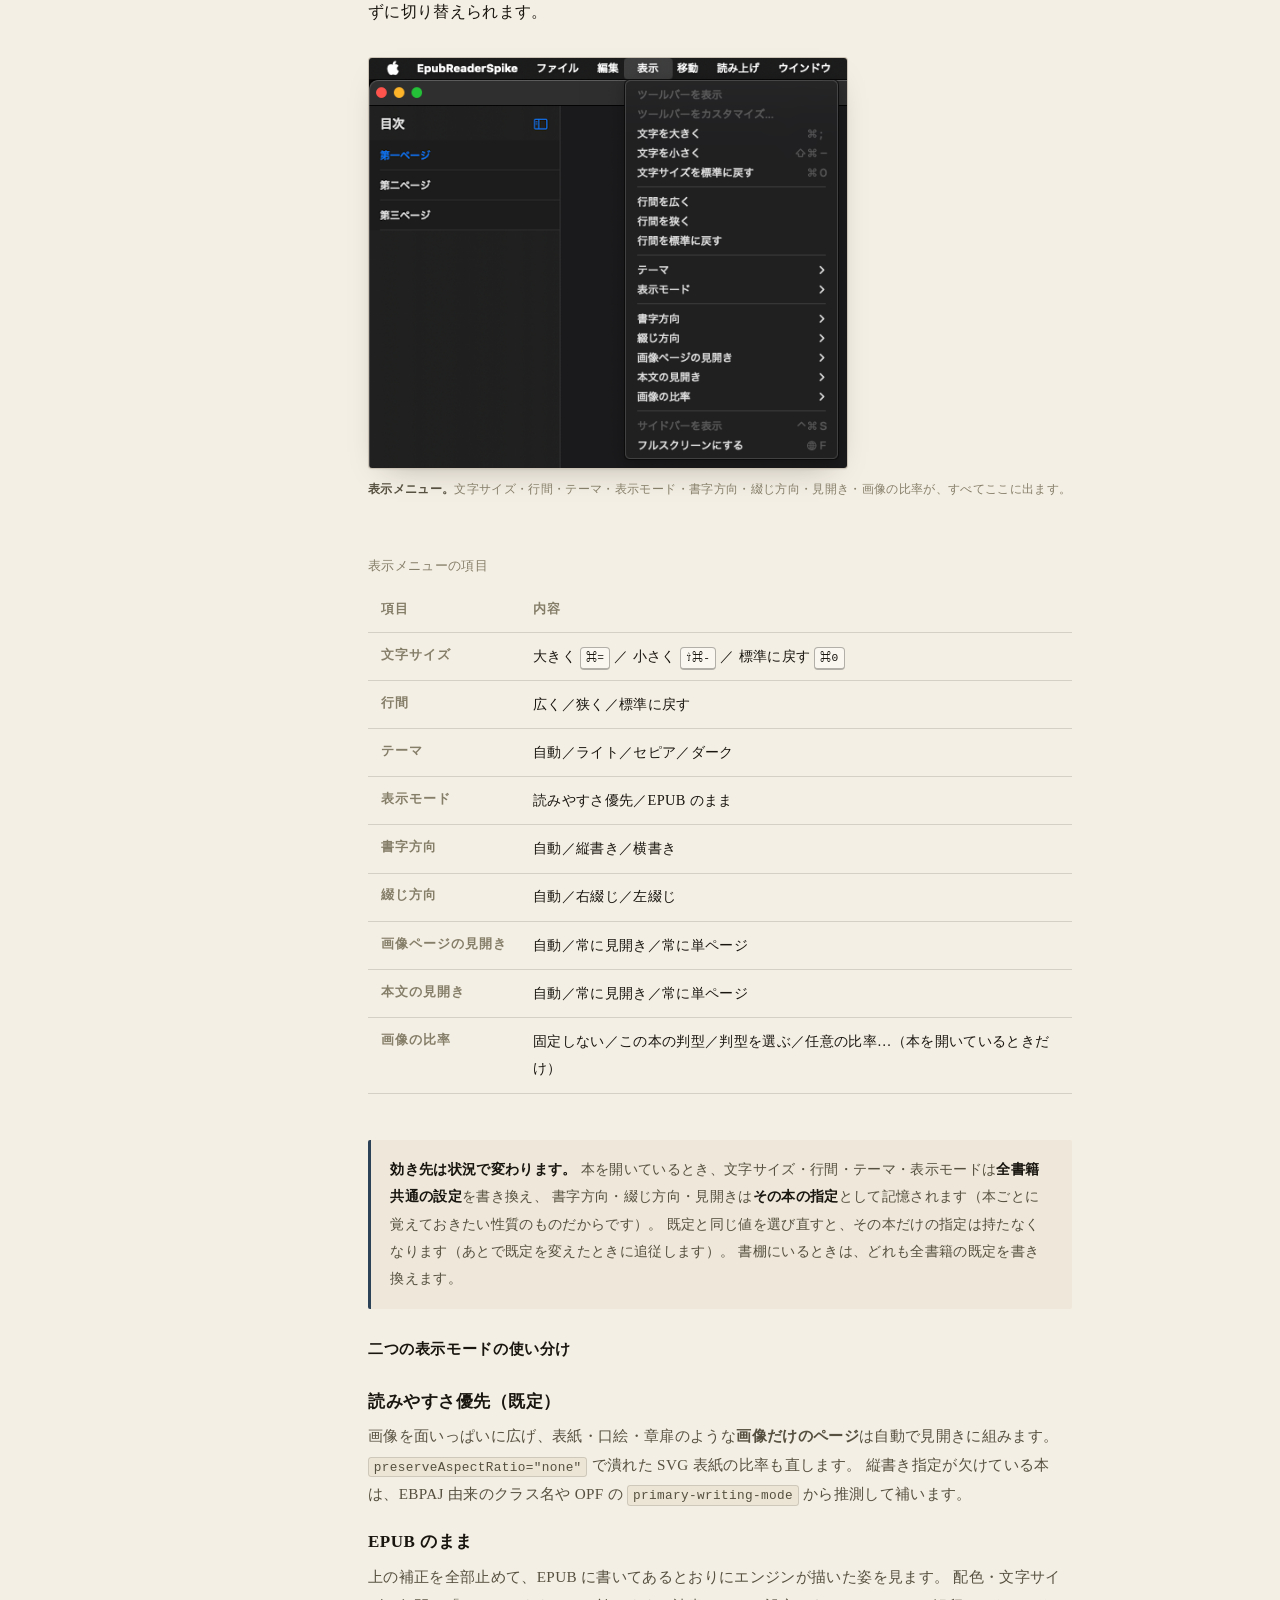
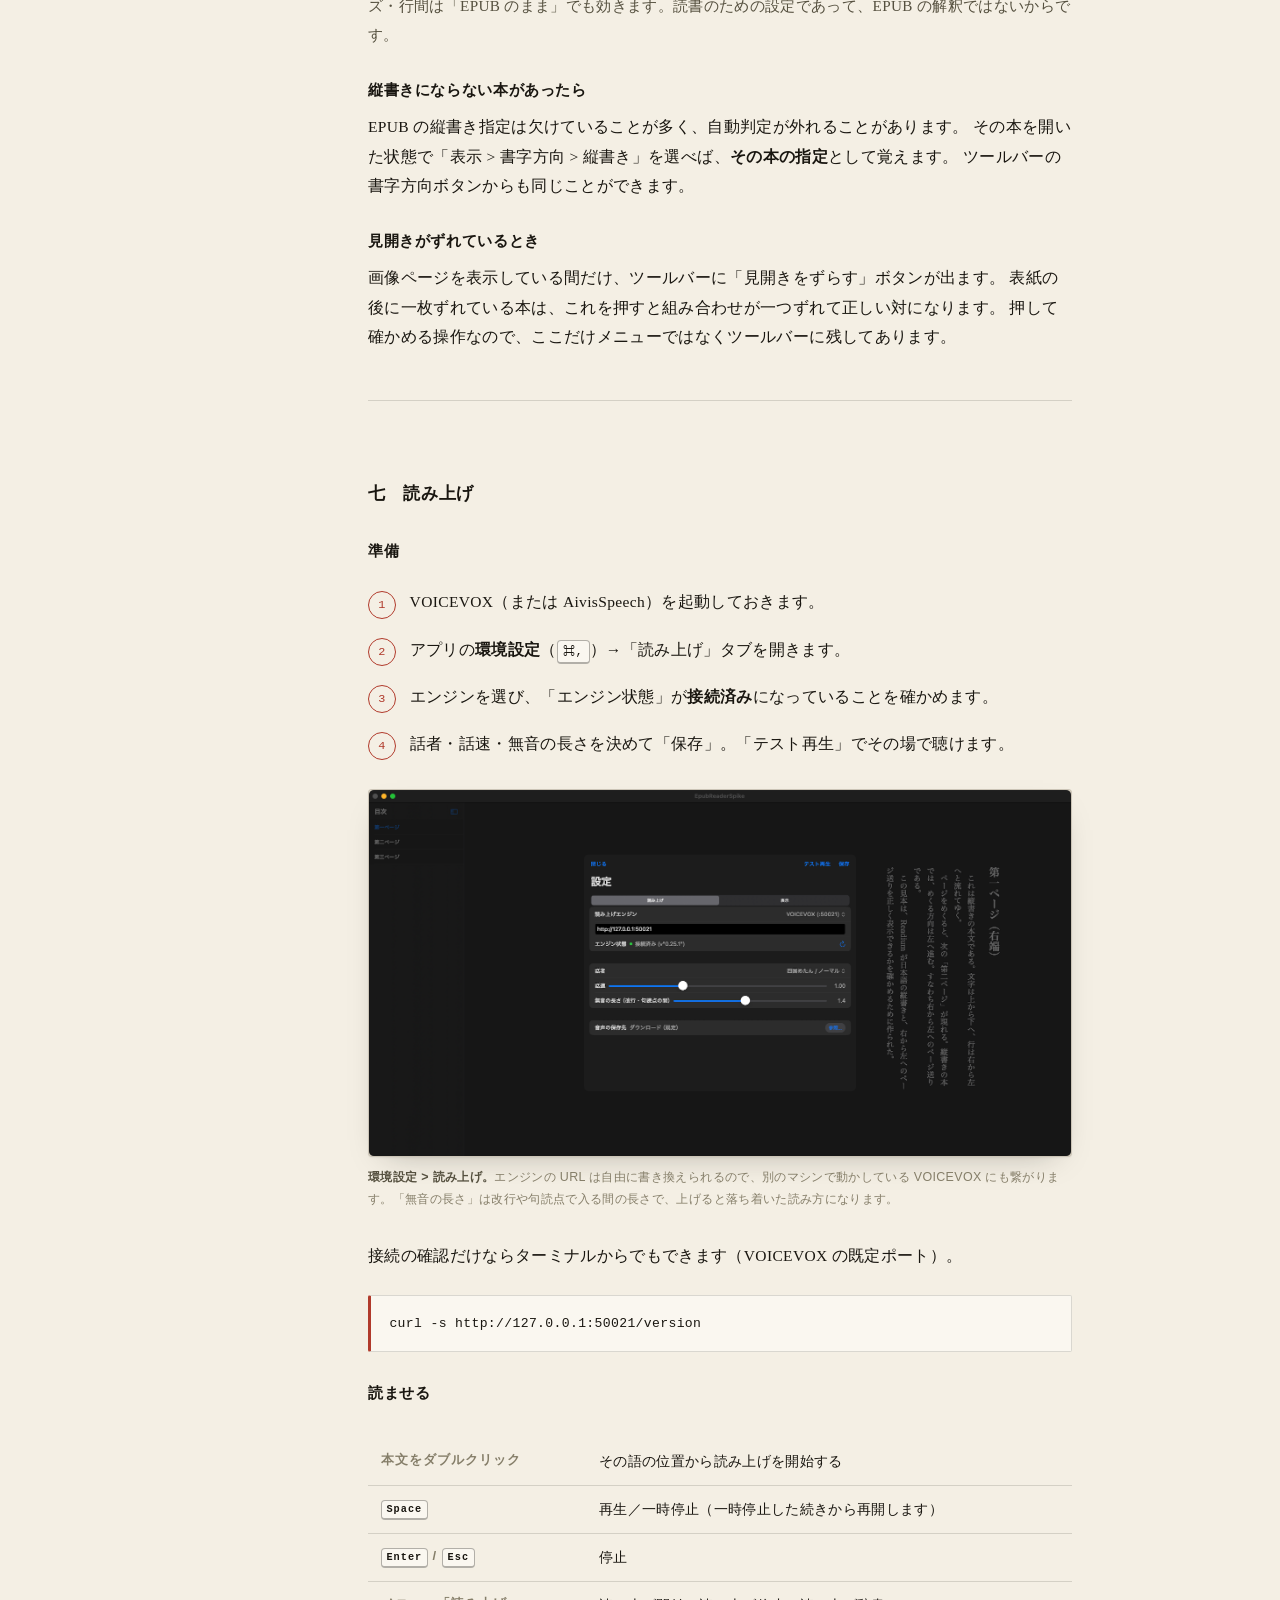
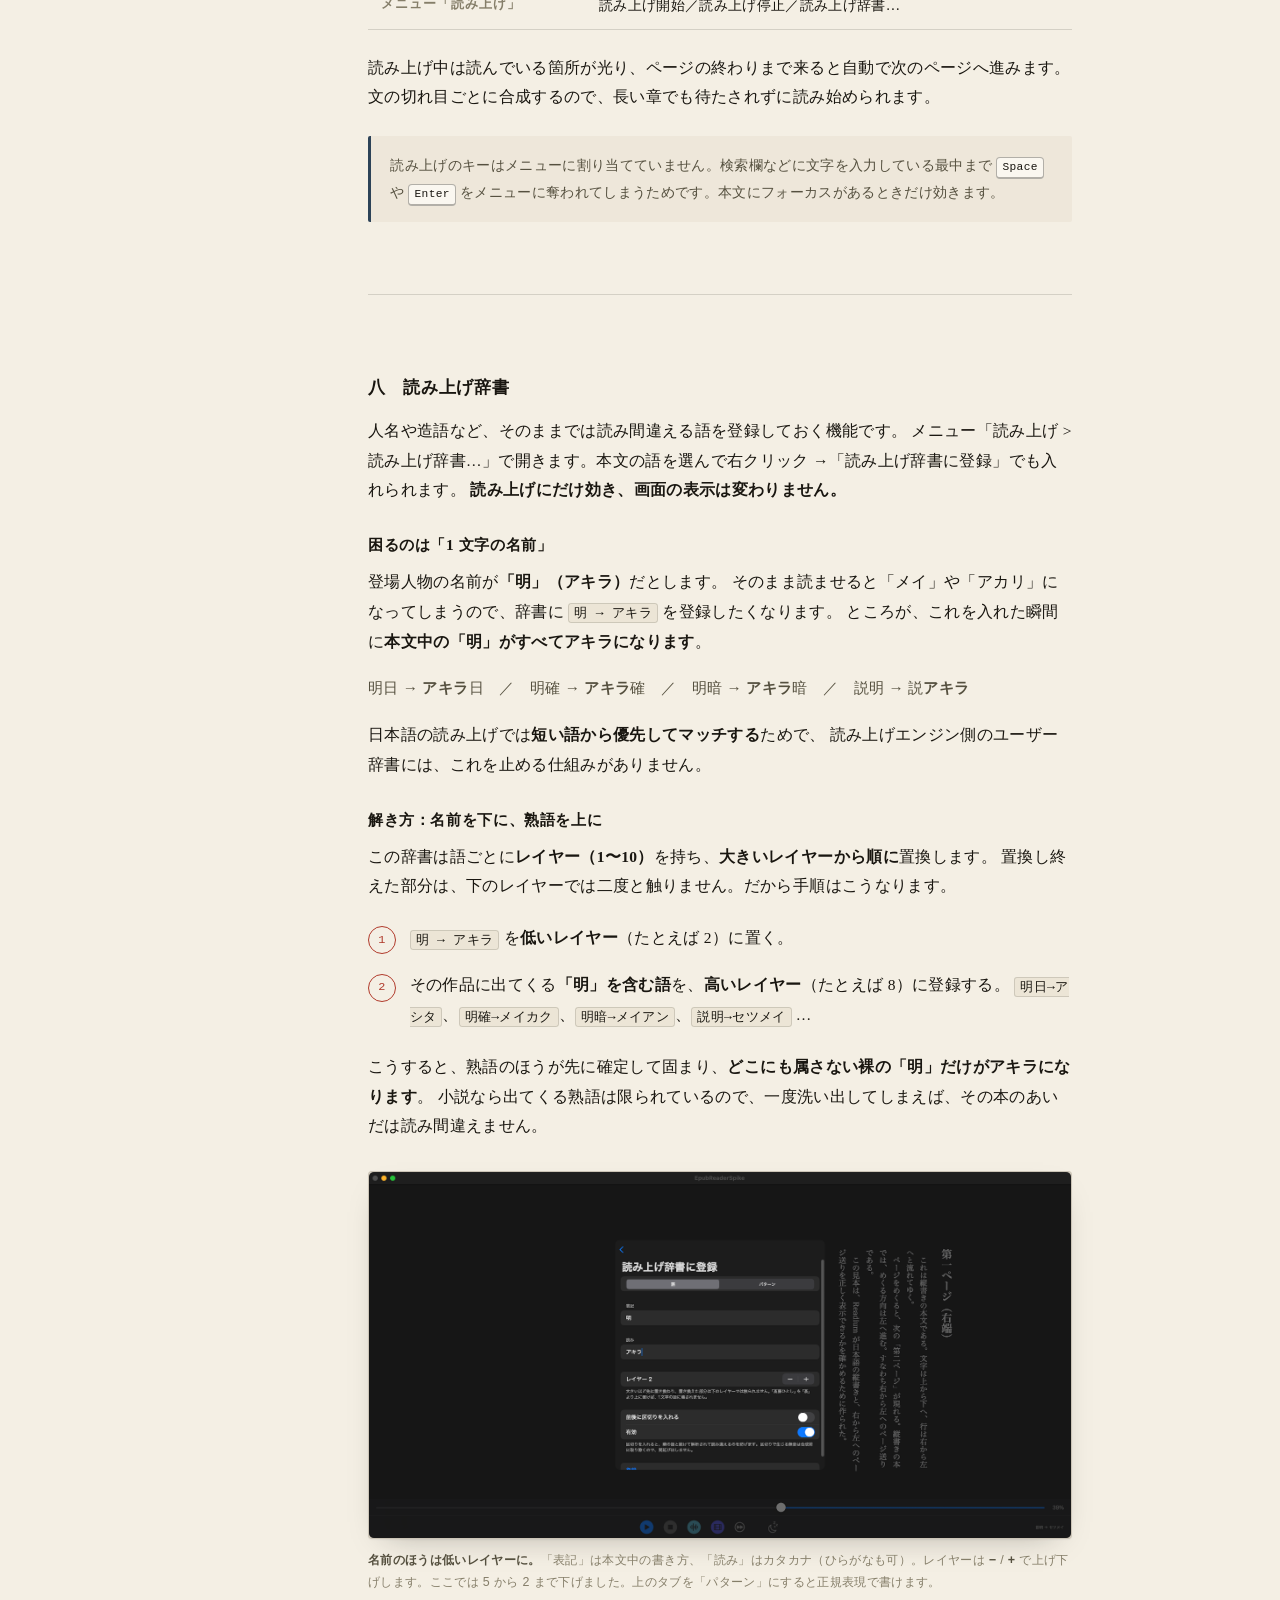
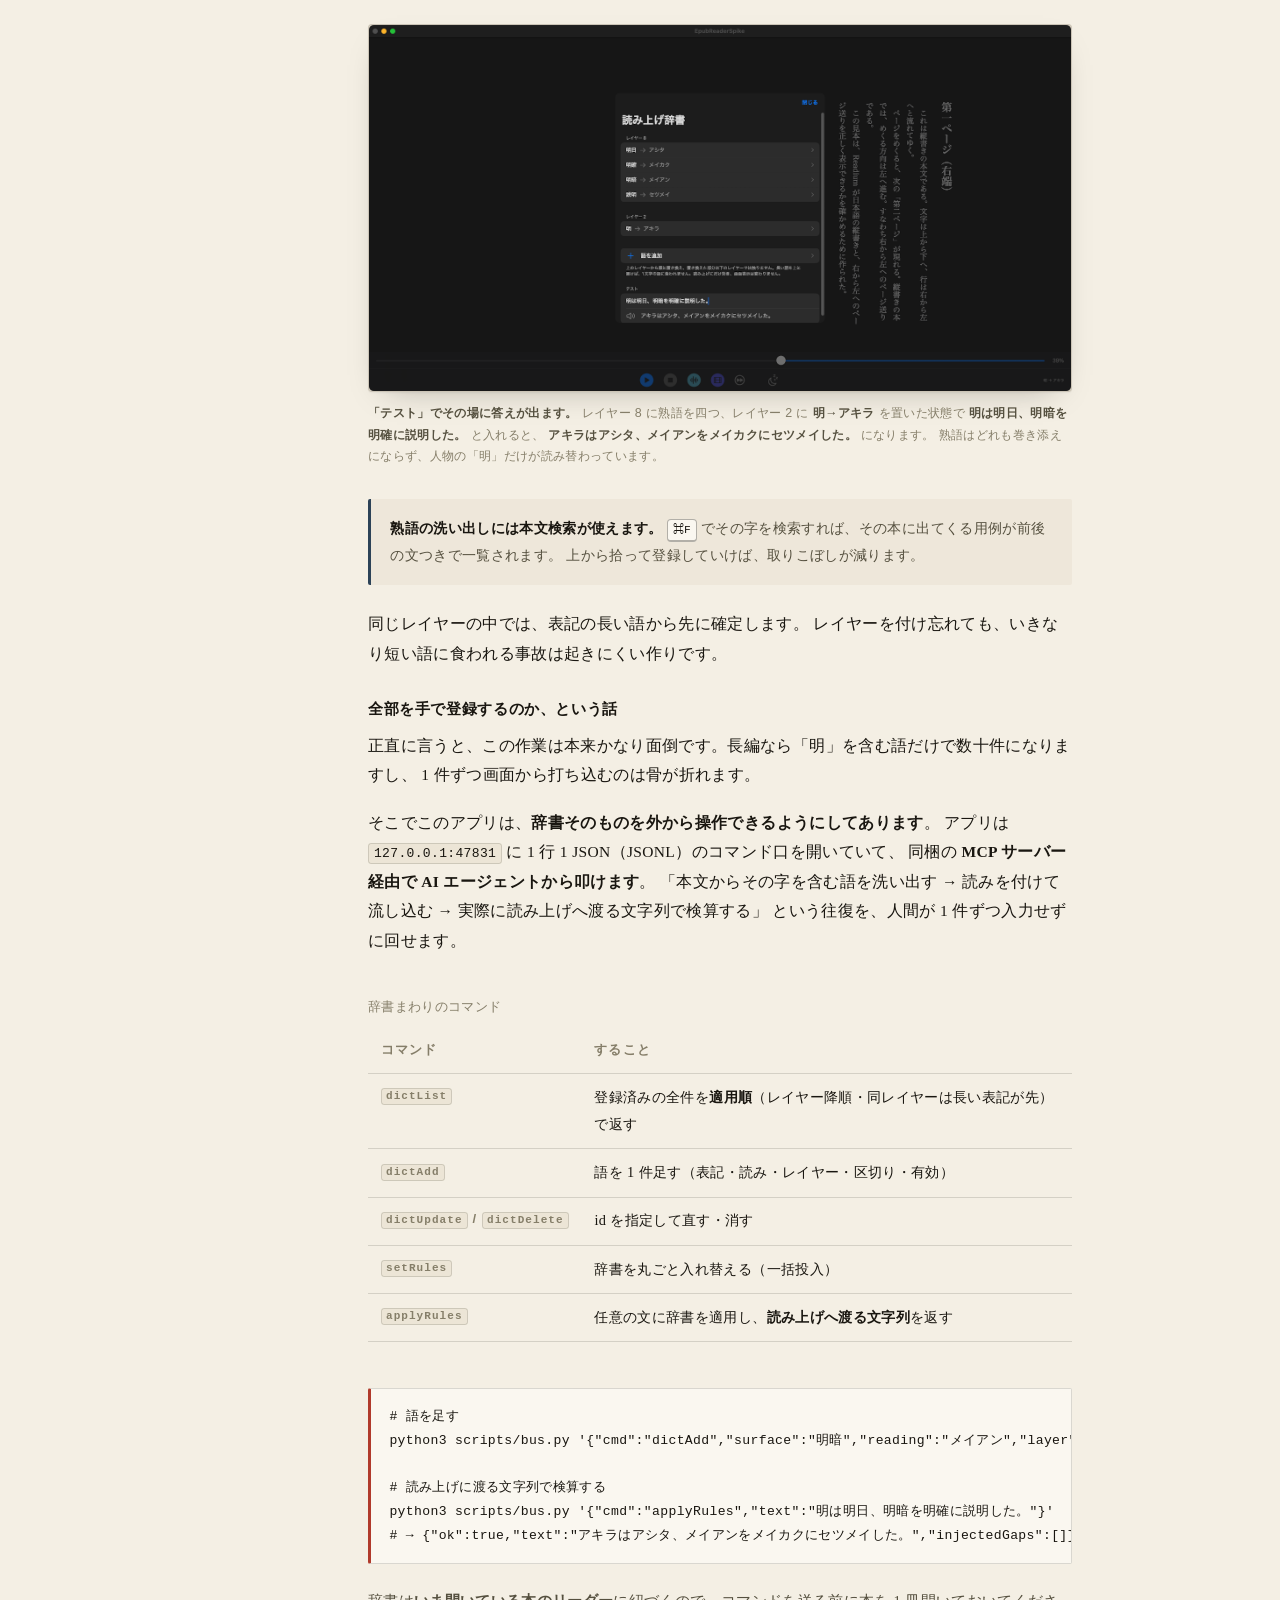
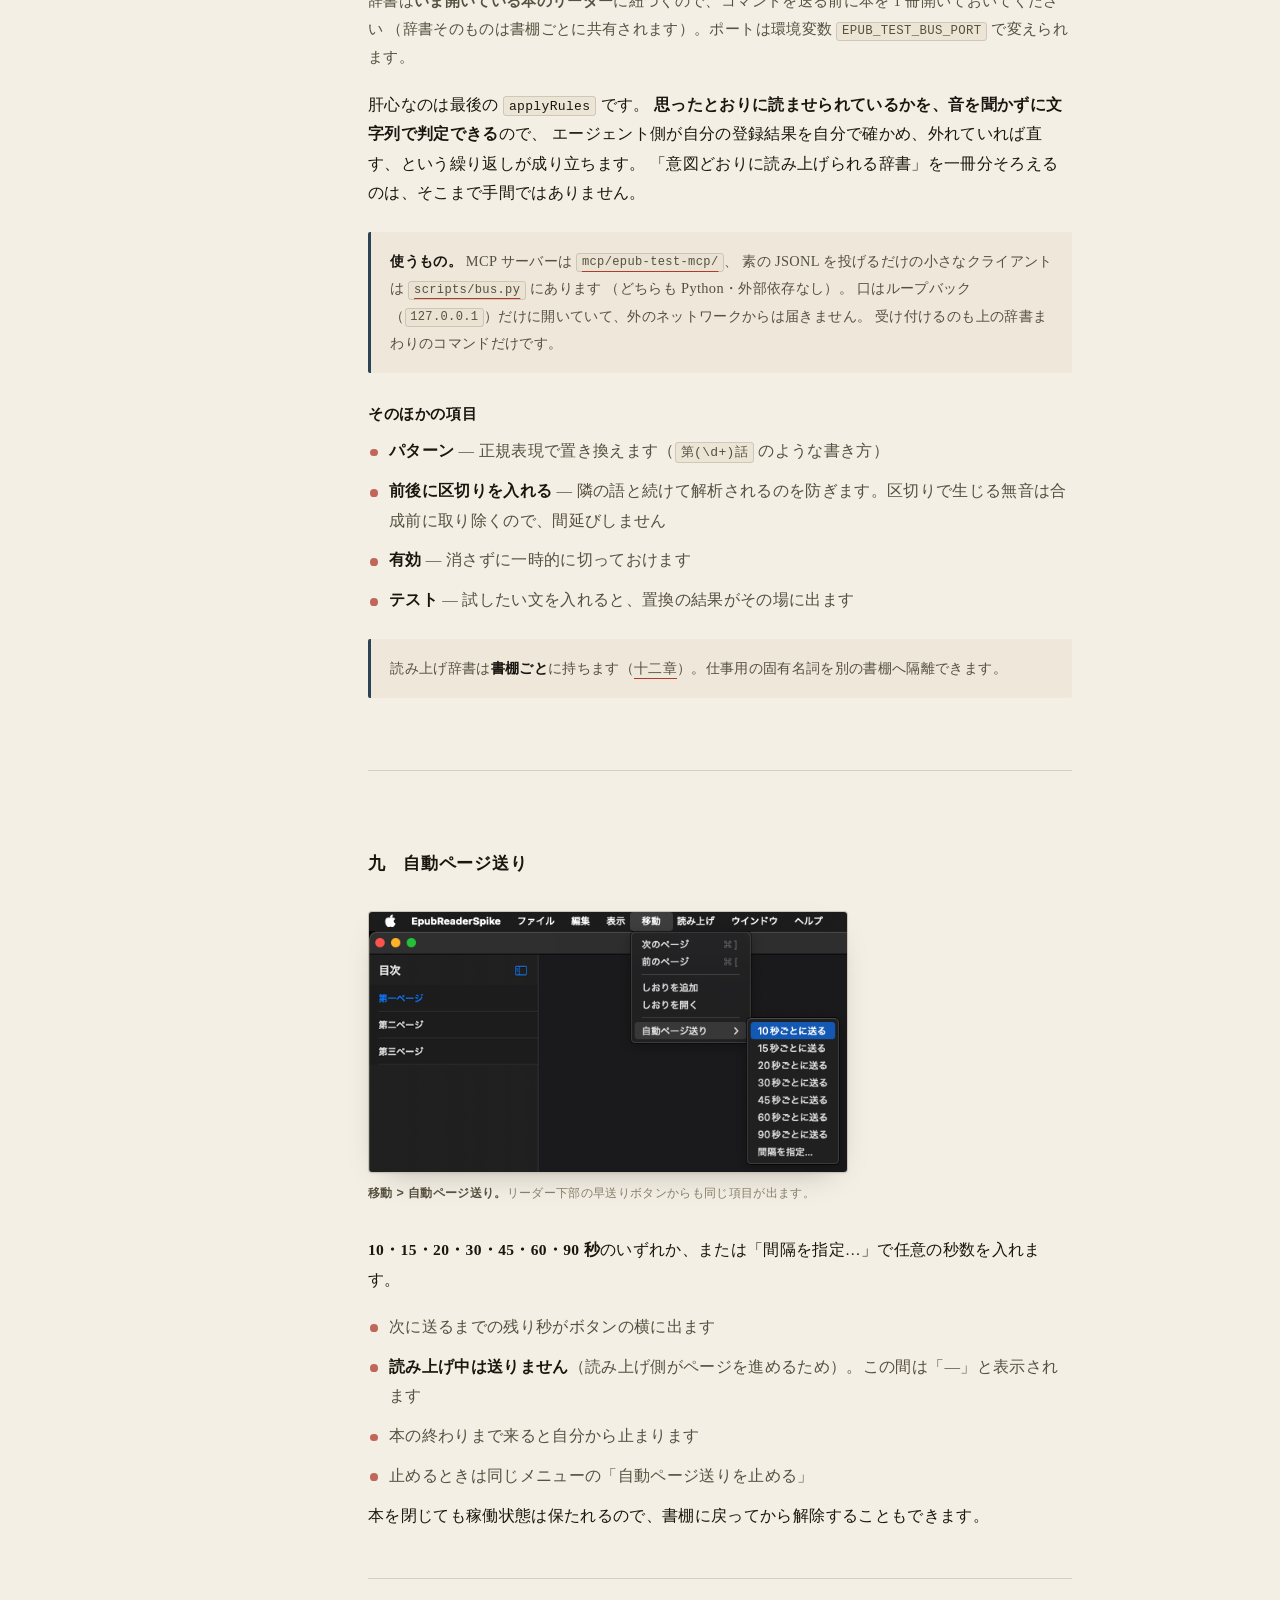
<file: docs/manual.html>
<!DOCTYPE html>
<html lang="ja">
<head>
<meta charset="utf-8">
<meta name="viewport" content="width=device-width, initial-scale=1">
<title>マニュアル — 縦書き EPUB リーダー tategaki-reader</title>
<meta name="description" content="tategaki-reader の使い方。インストール、本の追加、書棚、表示の切り替え、読み上げと読み辞書、自動ページ送り、スリープタイマー、音声・朗読動画の書き出し、キーボードショートカット。">
<link rel="stylesheet" href="assets/site.css">
</head>
<body>

<a class="skip-link" href="#main">本文へ移動</a>

<header class="masthead">
  <div class="wrap masthead__inner">
    <a class="brand" href="./">
      <span class="brand__mark">縦</span>
      <span class="brand__name">縦書き EPUB リーダー</span>
      <span class="brand__latin">tategaki-reader</span>
    </a>
    <nav class="navlinks" aria-label="サイト内">
      <a href="./" class="is-optional">トップ</a>
      <a href="manual.html" aria-current="page">マニュアル</a>
      <a href="https://github.com/veltrea/tategaki-reader">GitHub</a>
      <a href="https://github.com/veltrea/tategaki-reader/releases" class="navlinks__cta">入手する</a>
    </nav>
  </div>
</header>

<div class="wrap manual" id="main">

  <!-- 柱 -->
  <nav class="toc" aria-label="目次">
    <h2>目次</h2>
    <ol>
      <li><a href="#install">動作環境とインストール</a></li>
      <li><a href="#quickstart">最初の五分</a></li>
      <li><a href="#add">本を追加する</a></li>
      <li><a href="#shelf">書棚を使う</a></li>
      <li><a href="#read">本を読む</a></li>
      <li><a href="#display">見え方を変える</a></li>
      <li><a href="#speech">読み上げ</a></li>
      <li><a href="#dictionary">読み上げ辞書</a></li>
      <li><a href="#autopager">自動ページ送り</a></li>
      <li><a href="#sleep">スリープタイマー</a></li>
      <li><a href="#export">音声と動画の書き出し</a></li>
      <li><a href="#profiles">書棚を切り替える</a></li>
      <li><a href="#settings">環境設定</a></li>
      <li><a href="#shortcuts">ショートカット一覧</a></li>
      <li><a href="#trouble">うまくいかないとき</a></li>
    </ol>
  </nav>

  <div class="manual__body">

    <div class="sec-head" style="margin-bottom:2.5rem">
      <div class="sec-num">手引</div>
      <div>
        <h2>マニュアル</h2>
        <p>導入から書き出しまで。読みながら手を動かせる順に並べてあります。画面写真はすべて実際のアプリのものです。</p>
      </div>
    </div>

    <!-- 一 -->
    <section id="install">
      <h3>一　動作環境とインストール</h3>

      <dl class="deflist">
        <dt>動作環境</dt>
        <dd>macOS 13 Ventura 以降（Mac Catalyst アプリ）。Apple Silicon / Intel の両方で動きます。</dd>
        <dt>扱えるファイル</dt>
        <dd>EPUB（<code>.epub</code>）。フォルダを渡した場合は、サブフォルダまで探して中の EPUB をまとめて登録します。</dd>
        <dt>読み上げに必要なもの</dt>
        <dd><a href="https://voicevox.hiroshiba.jp/">VOICEVOX</a> または <a href="https://aivis-project.com/">AivisSpeech</a>。読ませないなら不要です。</dd>
      </dl>

      <h4>入れる</h4>
      <ol class="steps">
        <li><a href="https://github.com/veltrea/tategaki-reader/releases">Releases</a> からダウンロードします（DMG、0.2.0 以前は ZIP）。</li>
        <li>DMG なら開いて <code>EpubReaderSpike.app</code> を <code>Applications</code> へドラッグ、ZIP なら展開して <code>/Applications</code> へ入れます。</li>
        <li>初回だけ、<strong>右クリック →「開く」</strong>（ダブルクリックでは開けません）→ もう一度「開く」。</li>
      </ol>

      <p>
        システム設定 → プライバシーとセキュリティ →「このまま開く」でも構いません。コマンドでよければ次のとおりです。
      </p>
<pre><code>xattr -dr com.apple.quarantine /Applications/EpubReaderSpike.app</code></pre>

      <div class="note">
        <strong>なぜこの操作が要るのか。</strong>
        Apple Developer アカウント（年 $99）を使わない ad-hoc 署名で配布しているためです。
        配布物の署名は固定なので、一度許可すれば以降はそのまま起動します。
      </div>
    </section>

    <!-- 二 -->
    <section id="quickstart">
      <h3>二　最初の五分</h3>

      <p>細かい設定は後回しにして、まず読めるところまで進みます。</p>

      <ol class="steps">
        <li>アプリを起動します。空の書棚と、動作確認用の見本が入った状態で始まります。</li>
        <li>手持ちの EPUB（またはそれが入ったフォルダ）を<strong>ウィンドウへドラッグ＆ドロップ</strong>します。</li>
        <li>表紙をダブルクリックして開きます。縦書きの本なら、そのまま右から左へ読める状態で出ます。</li>
        <li>ページを送るのは<strong>矢印キー</strong>か<strong>マウスホイール</strong>。<kbd>⌘=</kbd> と <kbd>⇧⌘-</kbd> で文字の大きさを合わせます。</li>
        <li>読み上げを使うなら VOICEVOX を起動し、<kbd>⌘,</kbd> の「読み上げ」タブで<strong>接続済み</strong>を確かめてから、本文を<strong>ダブルクリック</strong>します。</li>
      </ol>

      <figure>
        <a href="assets/img/reader-text.webp" title="原寸で開く"><img src="assets/img/reader-text.webp" width="1600" height="835" loading="lazy"
             alt="縦書きの本文が右から左へ流れているリーダーの画面"></a>
        <figcaption><b>読んでいるところ。</b>本文は縦組みで、ルビもそのまま出ます。画面の端まで使い、余計なものは出しません（ツールバーはマウスを上へ動かすと現れます）。</figcaption>
      </figure>

      <p>
        ここから先は、必要になったところだけ読めば十分です。
        「本が増えてきた」なら<a href="#shelf">三章</a>、「見え方を変えたい」なら<a href="#display">六章</a>、
        「聴きながら眠りたい」なら<a href="#sleep">十章</a>へ。
      </p>
    </section>

    <!-- 三 -->
    <section id="add">
      <h3>三　本を追加する</h3>

      <p>どれも同じ経路を通ります。使いやすいものをどうぞ。</p>

      <ul class="feature-list">
        <li><strong>ドラッグ＆ドロップ</strong> — EPUB やフォルダをウィンドウへ落とす。1 冊だけ落とした場合はそのまま開きます</li>
        <li><strong>「本を追加」ボタン</strong> — 書棚の右上。「ファイルを選ぶ…」と「フォルダを選ぶ…」があります</li>
        <li><strong>ファイル &gt; 開く…</strong>（<kbd>⌘O</kbd>）— 本を選ぶパネル。複数選択できます</li>
        <li><strong>ファイル &gt; フォルダから追加…</strong>（<kbd>⇧⌘O</kbd>）— フォルダの中身をまとめて登録します</li>
        <li><strong>Finder から</strong> — <code>.epub</code> をダブルクリック、あるいはアプリのアイコンへ落とす</li>
      </ul>

      <div class="note">
        本とフォルダは、同じパネルでは混ぜて選べません（macOS のファイルパネルがフォルダを「潜る先」として扱うため）。
        だから入口を「ファイルを選ぶ」と「フォルダを選ぶ」に分けてあります。
      </div>

      <p>
        まとめて登録している間は、画面の上に進み具合の帯が出ます。読み込みは 1 冊ずつ順番に進むので、
        数百冊を一度に落としても操作は止まりません。
      </p>
      <p>
        EPUB ファイルは<strong>元の場所から動かしません</strong>。アプリの中へコピーせず、置いてある場所を読みにいきます。
        あとからファイルを移動・削除すると、書棚には残ったまま「ファイルが見つかりません」と出ます。
      </p>
    </section>

    <!-- 四 -->
    <section id="shelf">
      <h3>四　書棚を使う</h3>

      <figure>
        <a href="assets/img/shelf-grid.webp" title="原寸で開く"><img src="assets/img/shelf-grid.webp" width="1600" height="835" loading="lazy"
             alt="表紙を並べた書棚の画面。左にサイドバー、上に「続きを読む」の段"></a>
        <figcaption><b>書棚（グリッド）。</b>左のサイドバーに「すべての本・お気に入り・未分類」と自分で作った分類が並びます。上段は最後に読んでいた本で、読了率つきで「続きを読む」から再開できます。表紙の左下の数字が読了率です。</figcaption>
      </figure>

      <h4>探す・並べる</h4>
      <ul class="feature-list">
        <li><strong>フィルタ</strong> — 上の検索欄。対象は「すべて／タイトル／作者／出版社」から選べます</li>
        <li><strong>並び替え</strong> — 最近開いた／タイトル／作者／出版社</li>
        <li><strong>表示</strong> — 「グリッド」と「作者別」。右上の 2 つのボタンで切り替えます</li>
      </ul>

      <figure>
        <a href="assets/img/shelf-author.webp" title="原寸で開く"><img src="assets/img/shelf-author.webp" width="1600" height="835" loading="lazy"
             alt="作者別表示。あ・か・た… の見出しで区切られた書棚"></a>
        <figcaption><b>作者別表示。</b>作者の読みの五十音で束ねて並べます。読みが取れない本は「他」に入るので、本を右クリック →「作者の読みを設定…」でかなを入れておくと、正しい行へ移ります。</figcaption>
      </figure>

      <h4>分類（コレクション）</h4>
      <p>
        サイドバーの「分類」の <code>+</code>、または本を右クリック →「分類 &gt; 新しい分類に入れる…」で作ります。
        分類は<strong>入れ子</strong>にでき、名前の変更・最上位への移動・削除ができます。
        分類を消しても本は消えません（「未分類」へ戻るだけです）。
      </p>

      <h4>本を右クリックしてできること</h4>
      <ul class="feature-list">
        <li>お気に入りに追加／外す</li>
        <li>分類に入れる（その場で新しい分類を作れます）</li>
        <li><strong>作者の読みを設定…</strong> — 五十音インデックスの並びに使います。空欄にすると EPUB の情報に戻ります</li>
        <li>書棚から削除（EPUB ファイル自体は消えません）</li>
      </ul>
    </section>

    <!-- 五 -->
    <section id="read">
      <h3>五　本を読む</h3>

      <h4>ページを送る</h4>
      <div class="table-scroll">
        <table>
          <caption>本文にフォーカスがあるときの操作</caption>
          <tbody>
            <tr><th>矢印キー</th><td>ページを送る／戻す</td></tr>
            <tr><th>マウスホイール</th><td>ページを送る／戻す</td></tr>
            <tr><th><kbd>⌘]</kbd> / <kbd>⌘[</kbd></th><td>次のページ／前のページ</td></tr>
          </tbody>
        </table>
      </div>
      <p>
        メニューの「次」「前」は<strong>綴じ方向に依らない論理的な向き</strong>です。
        縦書き・右綴じの本では左右の意味が反転するため、矢印キーは本文側の処理に任せ、メニューには割り当てていません。
      </p>

      <h4>ツールバー</h4>
      <figure>
        <a href="assets/img/reader-toolbar.webp" title="原寸で開く"><img src="assets/img/reader-toolbar.webp" width="1600" height="835" loading="lazy"
             alt="リーダー上部のツールバーが表示された状態"></a>
        <figcaption><b>ツールバーは読書中は隠れます。</b>マウスを画面の上へ動かすと現れます。左から「書棚へ戻る」「目次」、右端に「検索」「しおりを追加」「書字方向」「文字サイズ・配色」。画像ページを見ているときだけ「見開きをずらす」も出ます。</figcaption>
      </figure>

      <h4>目次</h4>
      <figure>
        <a href="assets/img/reader-toc.webp" title="原寸で開く"><img src="assets/img/reader-toc.webp" width="1600" height="835" loading="lazy"
             alt="左に目次サイドバーを開いた画面"></a>
        <figcaption><b>目次。</b>ツールバー左のボタンで開きます。項目を選ぶとその場所へ飛びます。EPUB に目次が入っていない本では「この本には目次がありません。」と出ます（青空文庫由来の本にはよくあります）。</figcaption>
      </figure>

      <h4>しおり</h4>
      <p>
        現在ページに挟むなら、ツールバーのしおりボタンか「移動 &gt; しおりを追加」。
        本文で<strong>文を選んで右クリック</strong>すると、その一文に対して挟めます。
      </p>

      <figure>
        <a href="assets/img/reader-contextmenu.webp" title="原寸で開く"><img src="assets/img/reader-contextmenu.webp" width="1600" height="835" loading="lazy"
             alt="本文を選択して右クリックしたときのメニュー"></a>
        <figcaption><b>選んだ文を右クリック。</b>「しおりを追加」と「読み上げ辞書に登録」が出ます。選択に対して挟んだしおりは、一覧に<b>その文がそのまま</b>並ぶので、後から探すときの手がかりになります。</figcaption>
      </figure>

      <figure>
        <a href="assets/img/reader-bookmarks.webp" title="原寸で開く"><img src="assets/img/reader-bookmarks.webp" width="1600" height="835" loading="lazy"
             alt="左にしおり一覧を開いた画面"></a>
        <figcaption><b>しおり一覧（移動 &gt; しおりを開く）。</b>読了率と日付つきで並びます。「現在地をしおり」でその場を足せます。目次とは排他で、どちらか一方が開きます。</figcaption>
      </figure>

      <h4>本文を検索</h4>
      <figure>
        <a href="assets/img/reader-search.webp" title="原寸で開く"><img src="assets/img/reader-search.webp" width="1600" height="835" loading="lazy"
             alt="本文検索の結果一覧と、本文中の該当箇所が赤枠で示された画面"></a>
        <figcaption><b>検索（<kbd>⌘F</kbd>）。</b>語を入れて <kbd>Enter</kbd>。前後の文つきで結果が並び、いま表示しているページの該当箇所には枠が付きます。結果を選ぶとその場所へ飛びます。本を開いている間だけ使えます。</figcaption>
      </figure>

      <p>読書位置は自動で保存されます。書棚へ戻ったとき、ウィンドウを閉じたとき、アプリを終了するときに書き込まれます。</p>
    </section>

    <!-- 六 -->
    <section id="display">
      <h3>六　見え方を変える</h3>

      <p>メニューバーの<strong>「表示」</strong>に、環境設定の「表示」タブと同じ項目が並んでいます。シートを開かずに切り替えられます。</p>

      <figure class="fig--inset">
        <a href="assets/img/menu-view.webp" title="原寸で開く"><img src="assets/img/menu-view.webp" width="540" height="463" loading="lazy"
             alt="表示メニューを開いたところ"></a>
        <figcaption><b>表示メニュー。</b>文字サイズ・行間・テーマ・表示モード・書字方向・綴じ方向・見開き・画像の比率が、すべてここに出ます。</figcaption>
      </figure>

      <div class="table-scroll">
        <table>
          <caption>表示メニューの項目</caption>
          <thead><tr><th>項目</th><th>内容</th></tr></thead>
          <tbody>
            <tr><th>文字サイズ</th><td>大きく <kbd>⌘=</kbd> ／ 小さく <kbd>⇧⌘-</kbd> ／ 標準に戻す <kbd>⌘0</kbd></td></tr>
            <tr><th>行間</th><td>広く／狭く／標準に戻す</td></tr>
            <tr><th>テーマ</th><td>自動／ライト／セピア／ダーク</td></tr>
            <tr><th>表示モード</th><td>読みやすさ優先／EPUB のまま</td></tr>
            <tr><th>書字方向</th><td>自動／縦書き／横書き</td></tr>
            <tr><th>綴じ方向</th><td>自動／右綴じ／左綴じ</td></tr>
            <tr><th>画像ページの見開き</th><td>自動／常に見開き／常に単ページ</td></tr>
            <tr><th>本文の見開き</th><td>自動／常に見開き／常に単ページ</td></tr>
            <tr><th>画像の比率</th><td>固定しない／この本の判型／判型を選ぶ／任意の比率…（本を開いているときだけ）</td></tr>
          </tbody>
        </table>
      </div>

      <div class="note">
        <strong>効き先は状況で変わります。</strong>
        本を開いているとき、文字サイズ・行間・テーマ・表示モードは<strong>全書籍共通の設定</strong>を書き換え、
        書字方向・綴じ方向・見開きは<strong>その本の指定</strong>として記憶されます（本ごとに覚えておきたい性質のものだからです）。
        既定と同じ値を選び直すと、その本だけの指定は持たなくなります（あとで既定を変えたときに追従します）。
        書棚にいるときは、どれも全書籍の既定を書き換えます。
      </div>

      <h4>二つの表示モードの使い分け</h4>
      <dl class="deflist">
        <dt>読みやすさ優先（既定）</dt>
        <dd>
          画像を面いっぱいに広げ、表紙・口絵・章扉のような<strong>画像だけのページ</strong>は自動で見開きに組みます。
          <code>preserveAspectRatio="none"</code> で潰れた SVG 表紙の比率も直します。
          縦書き指定が欠けている本は、EBPAJ 由来のクラス名や OPF の <code>primary-writing-mode</code> から推測して補います。
        </dd>
        <dt>EPUB のまま</dt>
        <dd>
          上の補正を全部止めて、EPUB に書いてあるとおりにエンジンが描いた姿を見ます。
          配色・文字サイズ・行間は「EPUB のまま」でも効きます。読書のための設定であって、EPUB の解釈ではないからです。
        </dd>
      </dl>

      <h4>縦書きにならない本があったら</h4>
      <p>
        EPUB の縦書き指定は欠けていることが多く、自動判定が外れることがあります。
        その本を開いた状態で「表示 &gt; 書字方向 &gt; 縦書き」を選べば、<strong>その本の指定</strong>として覚えます。
        ツールバーの書字方向ボタンからも同じことができます。
      </p>

      <h4>見開きがずれているとき</h4>
      <p>
        画像ページを表示している間だけ、ツールバーに「見開きをずらす」ボタンが出ます。
        表紙の後に一枚ずれている本は、これを押すと組み合わせが一つずれて正しい対になります。
        押して確かめる操作なので、ここだけメニューではなくツールバーに残してあります。
      </p>
    </section>

    <!-- 七 -->
    <section id="speech">
      <h3>七　読み上げ</h3>

      <h4>準備</h4>
      <ol class="steps">
        <li>VOICEVOX（または AivisSpeech）を起動しておきます。</li>
        <li>アプリの<strong>環境設定</strong>（<kbd>⌘,</kbd>）→「読み上げ」タブを開きます。</li>
        <li>エンジンを選び、「エンジン状態」が<strong>接続済み</strong>になっていることを確かめます。</li>
        <li>話者・話速・無音の長さを決めて「保存」。「テスト再生」でその場で聴けます。</li>
      </ol>

      <figure>
        <a href="assets/img/settings-audio.webp" title="原寸で開く"><img src="assets/img/settings-audio.webp" width="1600" height="835" loading="lazy"
             alt="環境設定の読み上げタブ。エンジン状態が接続済みと表示されている"></a>
        <figcaption><b>環境設定 &gt; 読み上げ。</b>エンジンの URL は自由に書き換えられるので、別のマシンで動かしている VOICEVOX にも繋がります。「無音の長さ」は改行や句読点で入る間の長さで、上げると落ち着いた読み方になります。</figcaption>
      </figure>

      <p>
        接続の確認だけならターミナルからでもできます（VOICEVOX の既定ポート）。
      </p>
<pre><code>curl -s http://127.0.0.1:50021/version</code></pre>

      <h4>読ませる</h4>
      <div class="table-scroll">
        <table>
          <tbody>
            <tr><th>本文をダブルクリック</th><td>その語の位置から読み上げを開始する</td></tr>
            <tr><th><kbd>Space</kbd></th><td>再生／一時停止（一時停止した続きから再開します）</td></tr>
            <tr><th><kbd>Enter</kbd> / <kbd>Esc</kbd></th><td>停止</td></tr>
            <tr><th>メニュー「読み上げ」</th><td>読み上げ開始／読み上げ停止／読み上げ辞書…</td></tr>
          </tbody>
        </table>
      </div>
      <p>
        読み上げ中は読んでいる箇所が光り、ページの終わりまで来ると自動で次のページへ進みます。
        文の切れ目ごとに合成するので、長い章でも待たされずに読み始められます。
      </p>
      <div class="note">
        読み上げのキーはメニューに割り当てていません。検索欄などに文字を入力している最中まで
        <kbd>Space</kbd> や <kbd>Enter</kbd> をメニューに奪われてしまうためです。本文にフォーカスがあるときだけ効きます。
      </div>
    </section>

    <!-- 八 -->
    <section id="dictionary">
      <h3>八　読み上げ辞書</h3>

      <p>
        人名や造語など、そのままでは読み間違える語を登録しておく機能です。
        メニュー「読み上げ &gt; 読み上げ辞書…」で開きます。本文の語を選んで右クリック →「読み上げ辞書に登録」でも入れられます。
        <strong>読み上げにだけ効き、画面の表示は変わりません。</strong>
      </p>

      <h4>困るのは「1 文字の名前」</h4>
      <p>
        登場人物の名前が<strong>「明」（アキラ）</strong>だとします。
        そのまま読ませると「メイ」や「アカリ」になってしまうので、辞書に <code>明 → アキラ</code> を登録したくなります。
        ところが、これを入れた瞬間に<strong>本文中の「明」がすべてアキラになります</strong>。
      </p>
      <p style="font-size:.95rem;color:var(--ink-soft)">
        明日 → <b>アキラ</b>日　／　明確 → <b>アキラ</b>確　／　明暗 → <b>アキラ</b>暗　／　説明 → 説<b>アキラ</b>
      </p>
      <p>
        日本語の読み上げでは<strong>短い語から優先してマッチする</strong>ためで、
        読み上げエンジン側のユーザー辞書には、これを止める仕組みがありません。
      </p>

      <h4>解き方：名前を下に、熟語を上に</h4>
      <p>
        この辞書は語ごとに<strong>レイヤー（1〜10）</strong>を持ち、<strong>大きいレイヤーから順に</strong>置換します。
        置換し終えた部分は、下のレイヤーでは二度と触りません。だから手順はこうなります。
      </p>
      <ol class="steps">
        <li><code>明 → アキラ</code> を<strong>低いレイヤー</strong>（たとえば 2）に置く。</li>
        <li>
          その作品に出てくる<strong>「明」を含む語</strong>を、<strong>高いレイヤー</strong>（たとえば 8）に登録する。
          <code>明日→アシタ</code>、<code>明確→メイカク</code>、<code>明暗→メイアン</code>、<code>説明→セツメイ</code> …
        </li>
      </ol>
      <p>
        こうすると、熟語のほうが先に確定して固まり、<strong>どこにも属さない裸の「明」だけがアキラになります</strong>。
        小説なら出てくる熟語は限られているので、一度洗い出してしまえば、その本のあいだは読み間違えません。
      </p>

      <figure>
        <a href="assets/img/dictionary-entry.webp" title="原寸で開く"><img src="assets/img/dictionary-entry.webp" width="1600" height="835" loading="lazy"
             alt="読み上げ辞書の登録画面。表記「明」、読み「アキラ」、レイヤー2"></a>
        <figcaption><b>名前のほうは低いレイヤーに。</b>「表記」は本文中の書き方、「読み」はカタカナ（ひらがなも可）。レイヤーは <b>−</b> / <b>+</b> で上げ下げします。ここでは 5 から 2 まで下げました。上のタブを「パターン」にすると正規表現で書けます。</figcaption>
      </figure>

      <figure>
        <a href="assets/img/dictionary-list.webp" title="原寸で開く"><img src="assets/img/dictionary-list.webp" width="1600" height="835" loading="lazy"
             alt="読み上げ辞書の一覧。レイヤー8に明日・明確・明暗・説明、レイヤー2に明。テスト欄に変換結果"></a>
        <figcaption>
          <b>「テスト」でその場に答えが出ます。</b>
          レイヤー 8 に熟語を四つ、レイヤー 2 に <b>明→アキラ</b> を置いた状態で
          <b>明は明日、明暗を明確に説明した。</b> と入れると、
          <b>アキラはアシタ、メイアンをメイカクにセツメイした。</b> になります。
          熟語はどれも巻き添えにならず、人物の「明」だけが読み替わっています。
        </figcaption>
      </figure>

      <div class="note">
        <strong>熟語の洗い出しには本文検索が使えます。</strong>
        <kbd>⌘F</kbd> でその字を検索すれば、その本に出てくる用例が前後の文つきで一覧されます。
        上から拾って登録していけば、取りこぼしが減ります。
      </div>

      <p>
        同じレイヤーの中では、表記の長い語から先に確定します。
        レイヤーを付け忘れても、いきなり短い語に食われる事故は起きにくい作りです。
      </p>

      <h4>全部を手で登録するのか、という話</h4>
      <p>
        正直に言うと、この作業は本来かなり面倒です。長編なら「明」を含む語だけで数十件になりますし、
        1 件ずつ画面から打ち込むのは骨が折れます。
      </p>
      <p>
        そこでこのアプリは、<strong>辞書そのものを外から操作できるようにしてあります</strong>。
        アプリは <code>127.0.0.1:47831</code> に 1 行 1 JSON（JSONL）のコマンド口を開いていて、
        同梱の <strong>MCP サーバー経由で AI エージェントから叩けます</strong>。
        「本文からその字を含む語を洗い出す → 読みを付けて流し込む → 実際に読み上げへ渡る文字列で検算する」
        という往復を、人間が 1 件ずつ入力せずに回せます。
      </p>

      <div class="table-scroll">
        <table>
          <caption>辞書まわりのコマンド</caption>
          <thead><tr><th>コマンド</th><th>すること</th></tr></thead>
          <tbody>
            <tr><th><code>dictList</code></th><td>登録済みの全件を<strong>適用順</strong>（レイヤー降順・同レイヤーは長い表記が先）で返す</td></tr>
            <tr><th><code>dictAdd</code></th><td>語を 1 件足す（表記・読み・レイヤー・区切り・有効）</td></tr>
            <tr><th><code>dictUpdate</code> / <code>dictDelete</code></th><td>id を指定して直す・消す</td></tr>
            <tr><th><code>setRules</code></th><td>辞書を丸ごと入れ替える（一括投入）</td></tr>
            <tr><th><code>applyRules</code></th><td>任意の文に辞書を適用し、<strong>読み上げへ渡る文字列</strong>を返す</td></tr>
          </tbody>
        </table>
      </div>

<pre><code># 語を足す
python3 scripts/bus.py '{"cmd":"dictAdd","surface":"明暗","reading":"メイアン","layer":8}'

# 読み上げに渡る文字列で検算する
python3 scripts/bus.py '{"cmd":"applyRules","text":"明は明日、明暗を明確に説明した。"}'
# → {"ok":true,"text":"アキラはアシタ、メイアンをメイカクにセツメイした。","injectedGaps":[]}</code></pre>

      <p style="font-size:.92rem;color:var(--ink-soft)">
        辞書は<strong>いま開いている本のリーダー</strong>に紐づくので、コマンドを送る前に本を 1 冊開いておいてください
        （辞書そのものは書棚ごとに共有されます）。ポートは環境変数 <code>EPUB_TEST_BUS_PORT</code> で変えられます。
      </p>

      <p>
        肝心なのは最後の <code>applyRules</code> です。
        <strong>思ったとおりに読ませられているかを、音を聞かずに文字列で判定できる</strong>ので、
        エージェント側が自分の登録結果を自分で確かめ、外れていれば直す、という繰り返しが成り立ちます。
        「意図どおりに読み上げられる辞書」を一冊分そろえるのは、そこまで手間ではありません。
      </p>

      <div class="note">
        <strong>使うもの。</strong>
        MCP サーバーは <a href="https://github.com/veltrea/tategaki-reader/tree/main/mcp/epub-test-mcp"><code>mcp/epub-test-mcp/</code></a>、
        素の JSONL を投げるだけの小さなクライアントは <a href="https://github.com/veltrea/tategaki-reader/blob/main/scripts/bus.py"><code>scripts/bus.py</code></a> にあります
        （どちらも Python・外部依存なし）。
        口はループバック（<code>127.0.0.1</code>）だけに開いていて、外のネットワークからは届きません。
        受け付けるのも上の辞書まわりのコマンドだけです。
      </div>

      <h4>そのほかの項目</h4>
      <ul class="feature-list">
        <li><strong>パターン</strong> — 正規表現で置き換えます（<code>第(\d+)話</code> のような書き方）</li>
        <li><strong>前後に区切りを入れる</strong> — 隣の語と続けて解析されるのを防ぎます。区切りで生じる無音は合成前に取り除くので、間延びしません</li>
        <li><strong>有効</strong> — 消さずに一時的に切っておけます</li>
        <li><strong>テスト</strong> — 試したい文を入れると、置換の結果がその場に出ます</li>
      </ul>

      <div class="note">
        読み上げ辞書は<strong>書棚ごと</strong>に持ちます（<a href="#profiles">十二章</a>）。仕事用の固有名詞を別の書棚へ隔離できます。
      </div>
    </section>

    <!-- 九 -->
    <section id="autopager">
      <h3>九　自動ページ送り</h3>

      <figure class="fig--inset">
        <a href="assets/img/menu-autopager.webp" title="原寸で開く"><img src="assets/img/menu-autopager.webp" width="610" height="331" loading="lazy"
             alt="移動メニューの自動ページ送りサブメニュー"></a>
        <figcaption><b>移動 &gt; 自動ページ送り。</b>リーダー下部の早送りボタンからも同じ項目が出ます。</figcaption>
      </figure>

      <p>
        <strong>10・15・20・30・45・60・90 秒</strong>のいずれか、または「間隔を指定…」で任意の秒数を入れます。
      </p>
      <ul class="feature-list">
        <li>次に送るまでの残り秒がボタンの横に出ます</li>
        <li><strong>読み上げ中は送りません</strong>（読み上げ側がページを進めるため）。この間は「—」と表示されます</li>
        <li>本の終わりまで来ると自分から止まります</li>
        <li>止めるときは同じメニューの「自動ページ送りを止める」</li>
      </ul>
      <p>
        本を閉じても稼働状態は保たれるので、書棚に戻ってから解除することもできます。
      </p>
    </section>

    <!-- 十 -->
    <section id="sleep">
      <h3>十　スリープタイマー</h3>

      <figure class="fig--inset">
        <a href="assets/img/menu-sleep.webp" title="原寸で開く"><img src="assets/img/menu-sleep.webp" width="783" height="310" loading="lazy"
             alt="読み上げメニューのスリープタイマーサブメニュー"></a>
        <figcaption><b>読み上げ &gt; スリープタイマー。</b>リーダー下部の月のボタンからも開けます。残り時間はボタンの横に数字で出ます。</figcaption>
      </figure>

      <p>
        <strong>15・30・45・60・90・120 分</strong>、または「時間を指定…」。
      </p>

      <h4>満了時の動作</h4>
      <dl class="deflist">
        <dt>読み上げを停止</dt>
        <dd>読み上げだけを止めます（既定）。</dd>
        <dt>Mac をスリープ</dt>
        <dd>読み上げを止めてから Mac をスリープさせます。</dd>
        <dt>Mac をシャットダウン</dt>
        <dd>
          読み上げを止め、<strong>30 秒の猶予</strong>を画面いっぱいに出してからシャットダウンします。
          起きていれば「取り消す」で中止できますし、「今すぐシャットダウン」で待たずに実行もできます。
          猶予の告知は書棚に戻っていても見えます。
        </dd>
      </dl>

      <div class="note note--warn">
        スリープ／シャットダウンを初めて使うときは、macOS の「"System Events" を操作する許可」ダイアログが出ます。
        許可しないと電源の操作は行われません（読み上げの停止は行われます）。
      </div>

      <p>タイマーは本を閉じて書棚に戻っても動き続け、書棚からでも解除できます。</p>
    </section>

    <!-- 十一 -->
    <section id="export">
      <h3>十一　音声と動画の書き出し</h3>

      <figure class="fig--inset">
        <a href="assets/img/menu-file.webp" title="原寸で開く"><img src="assets/img/menu-file.webp" width="534" height="320" loading="lazy"
             alt="ファイルメニューと書き出しサブメニュー"></a>
        <figcaption><b>ファイル &gt; 書き出し。</b>リーダー下部の波形ボタン・フィルムボタンと同じ経路です。</figcaption>
      </figure>

      <p>
        どちらも対象は<strong>いま読んでいるセクション</strong>（章）です。
      </p>

      <dl class="deflist">
        <dt>オーディオを書き出し…（WAV）</dt>
        <dd>セクションの文を順に合成し、一つの音声ファイルにまとめます。通勤中に自分の原稿を聴く、といった使い方に。</dd>
        <dt>動画を書き出し…（MP4）</dt>
        <dd>読んでいる箇所だけが発光する縦書きの朗読動画を作ります。録画ソフトも編集ソフトも要りません。</dd>
      </dl>

      <ul class="feature-list">
        <li>保存先は<strong>環境設定 &gt; 読み上げ &gt; 音声の保存先</strong>（既定はダウンロード）</li>
        <li>合成の進み具合が画面に出ます。途中で中止できます</li>
        <li>読み上げ中と書き出し中は、もう一方の書き出しがグレーになります（同じ合成経路を使うため）</li>
        <li>書き出しにも読み上げ辞書と話者・話速の設定が反映されます</li>
        <li>書き出している間もページ送りや設定変更はできます</li>
      </ul>

      <p>
        朗読動画を作る部分だけを取り出した、ブラウザ単体で動くツールも
        <a href="https://github.com/veltrea/tategaki-reader/tree/main/narration-video"><code>narration-video/</code></a> に入っています。
      </p>
    </section>

    <!-- 十二 -->
    <section id="profiles">
      <h3>十二　書棚を切り替える</h3>

      <p>
        メニュー「ファイル &gt; 書棚を切り替える」で、蔵書のセットそのものを丸ごと入れ替えます。
        「ファイル &gt; 書棚を管理…」から新しい書棚の追加・名前の変更・削除ができます。
      </p>

      <figure>
        <a href="assets/img/shelf-profiles.webp" title="原寸で開く"><img src="assets/img/shelf-profiles.webp" width="1600" height="835" loading="lazy"
             alt="書棚の管理シート。二つの書棚が並び、片方に「表示中」と出ている"></a>
        <figcaption><b>書棚の管理。</b>「切り替える」で表示中の書棚が変わります。新しい書棚は空で始まり、同梱サンプルも入りません。このサイトの画面写真は、公開できる本だけを入れた書棚に切り替えて撮っています。</figcaption>
      </figure>

      <div class="table-scroll">
        <table>
          <thead><tr><th>書棚ごとに分かれるもの</th><th>共通のまま残るもの</th></tr></thead>
          <tbody>
            <tr>
              <td>蔵書の一覧、分類、お気に入り、読書位置、しおり、表紙、読み上げ辞書、全書籍共通 CSS</td>
              <td>読み上げエンジンの接続先、話者・話速、表示の既定値といった機械の設定</td>
            </tr>
          </tbody>
        </table>
      </div>

      <h4>なぜ「隠す」ではないのか</h4>
      <p>
        隠す作りだと、解除し忘れ・表紙のメモリキャッシュの残り・書棚の背景に敷いた表紙といった経路を
        ひとつ見落とすだけで漏れます。読む先を切り替える作りなら、<strong>読んでいないものは表示できません</strong>。
        画面共有やスクリーンショットのために、公開できる本だけを入れた書棚を用意しておくのが使い方です。
      </p>

      <ul class="feature-list">
        <li>最初からある書棚と、いま表示中の書棚は消せません</li>
        <li>書棚を消しても、<strong>EPUB ファイル自体は消えません</strong>。データも消さずに残すので、取り違えても戻せます</li>
        <li>EPUB ファイルは書棚をまたいで共有されます。同じ本を二つの書棚に置いても、二重に持つことにはなりません</li>
      </ul>
    </section>

    <!-- 十三 -->
    <section id="settings">
      <h3>十三　環境設定</h3>

      <p><kbd>⌘,</kbd>（メニュー「EpubReaderSpike &gt; 環境設定…」）で開きます。タブは二つです。</p>

      <h4>読み上げ</h4>
      <ul class="feature-list">
        <li>読み上げエンジン（VOICEVOX / AivisSpeech）と接続状態、エンジンの URL</li>
        <li>話者、話速</li>
        <li>無音の長さ（改行・句読点の間）</li>
        <li>音声の保存先（既定はダウンロード）</li>
      </ul>

      <h4>表示</h4>
      <figure>
        <a href="assets/img/settings-display.webp" title="原寸で開く"><img src="assets/img/settings-display.webp" width="1600" height="835" loading="lazy"
             alt="環境設定の表示タブ。文字サイズ、行間、テーマ、言語、書字方向などの一覧"></a>
        <figcaption><b>環境設定 &gt; 表示。</b>ここでの値は<b>全書籍の既定</b>です。本を開いた状態でリーダー側から変えたものは、その本だけの指定として上書きされます。</figcaption>
      </figure>

      <ul class="feature-list">
        <li>文字サイズ、行間、テーマ</li>
        <li>言語（Auto / 日本語 / English）— <strong>反映はアプリの再起動後</strong>です</li>
        <li>書字方向、表示モード、綴じ方向、画像ページの見開き、本文の見開き</li>
        <li><strong>デバッグモード</strong> — 入れるとリーダーのツールバーに測定グリッドのボタンが出ます</li>
      </ul>

      <p>変更は「保存」で反映されます。「テスト再生」は保存前でも試せます。</p>
    </section>

    <!-- 十四 -->
    <section id="shortcuts">
      <h3>十四　ショートカット一覧</h3>

      <div class="table-scroll">
        <table>
          <caption>メニューから使えるもの</caption>
          <tbody>
            <tr><th><kbd>⌘O</kbd></th><td>開く…（本を選ぶ）</td></tr>
            <tr><th><kbd>⇧⌘O</kbd></th><td>フォルダから追加…</td></tr>
            <tr><th><kbd>⌘,</kbd></th><td>環境設定…</td></tr>
            <tr><th><kbd>⌘F</kbd></th><td>本文を検索（本を開いている間）</td></tr>
            <tr><th><kbd>⌘]</kbd></th><td>次のページ</td></tr>
            <tr><th><kbd>⌘[</kbd></th><td>前のページ</td></tr>
            <tr><th><kbd>⌘=</kbd></th><td>文字を大きく（キーボードによっては <kbd>⌘;</kbd> と表示されます。同じキーです）</td></tr>
            <tr><th><kbd>⇧⌘-</kbd></th><td>文字を小さく</td></tr>
            <tr><th><kbd>⌘0</kbd></th><td>文字サイズを標準に戻す</td></tr>
            <tr><th><kbd>⌘W</kbd></th><td>閉じる</td></tr>
          </tbody>
        </table>
      </div>

      <div class="table-scroll">
        <table>
          <caption>本文にフォーカスがあるとき</caption>
          <tbody>
            <tr><th>矢印キー</th><td>ページを送る／戻す</td></tr>
            <tr><th>マウスホイール</th><td>ページを送る／戻す</td></tr>
            <tr><th><kbd>Space</kbd></th><td>読み上げの再生／一時停止</td></tr>
            <tr><th><kbd>Enter</kbd> / <kbd>Esc</kbd></th><td>読み上げを停止</td></tr>
            <tr><th>ダブルクリック</th><td>その位置から読み上げ</td></tr>
            <tr><th>右クリック</th><td>しおりを追加／選択語を読み上げ辞書に登録</td></tr>
          </tbody>
        </table>
      </div>

      <div class="note">
        文字サイズが <kbd>⌘+</kbd> / <kbd>⌘-</kbd> でないのは、Mac Catalyst ではこの二つを OS 側が押さえていて、
        同じキーを割り当てた項目がメニューから消えてしまうためです。
        「文字を大きく」はメニュー上で <kbd>⌘=</kbd> と <kbd>⌘;</kbd> のどちらで表示されることもあります。
        macOS が今のキーボードに合わせて表記を変えているだけで、割り当てているキーは同じです
        （このページの画面写真は <kbd>⌘;</kbd> と出ている環境で撮ったものです）。
      </div>
    </section>

    <!-- 十五 -->
    <section id="trouble">
      <h3>十五　うまくいかないとき</h3>

      <dl class="deflist">
        <dt>アプリが「開発元を確認できない」と言われて起動しない</dt>
        <dd>ad-hoc 署名のためです。<strong>右クリック →「開く」</strong>で一度だけ許可してください（<a href="#install">一章</a>）。</dd>

        <dt>読み上げが始まらない／エンジン状態が「未接続」</dt>
        <dd>
          VOICEVOX（または AivisSpeech）が起動しているか確かめてください。
          ポートを変えている場合は、環境設定の読み上げタブで URL を書き換えます（VOICEVOX の既定は <code>:50021</code>、AivisSpeech は <code>:10101</code>）。
        </dd>

        <dt>横書きで表示されてしまう</dt>
        <dd>
          EPUB 側に縦書き指定が無い本です。その本を開いた状態で「表示 &gt; 書字方向 &gt; 縦書き」を選ぶと、
          その本の指定として覚えます。
        </dd>

        <dt>表紙が潰れている／見開きの組み合わせがずれる</dt>
        <dd>
          表示モードが「EPUB のまま」になっていないか確かめてください。「読みやすさ優先」なら比率を是正します。
          組み合わせのずれは、画像ページ表示中に出る「見開きをずらす」ボタンで直せます。
        </dd>

        <dt>目次が出ない</dt>
        <dd>
          その EPUB にナビゲーション文書が入っていません（青空文庫由来の本によくあります）。
          読み進む位置は<a href="#read">しおり</a>と検索で補ってください。
        </dd>

        <dt>読みを直したのに、別の語まで変わってしまった</dt>
        <dd>
          短い語が熟語を食っています。壊されたくない長い語を、より<strong>上のレイヤー</strong>へ移してください（<a href="#dictionary">八章</a>）。
        </dd>

        <dt>書き出しのメニューがグレーになっている</dt>
        <dd>
          本を開いていないか、読み上げ中か、もう一方の書き出しが走っています。停止してから実行してください。
        </dd>

        <dt>スリープタイマーで Mac が眠らない／落ちない</dt>
        <dd>
          初回に出る「"System Events" を操作する許可」を許可していない可能性があります。
          システム設定 → プライバシーとセキュリティ → オートメーション を確かめてください。
        </dd>

        <dt>書棚に本が出てこない／「ファイルが見つかりません」</dt>
        <dd>
          EPUB ファイルは元の場所を読みにいきます。ファイルを移動・改名した場合は、もう一度追加し直してください。
          外付けディスクに置いている本は、そのディスクを繋いでから開きます。
        </dd>
      </dl>

      <p>
        解決しないときは <a href="https://github.com/veltrea/tategaki-reader/issues">Issues</a> へどうぞ。
        本のどこがどう見えたか（できれば「EPUB のまま」で見た様子も）を書いていただけると助かります。
      </p>
    </section>

  </div>
</div>

<footer class="colophon">
  <div class="wrap">
    <div class="colophon__grid">
      <div>
        <h3>入手</h3>
        <ul>
          <li><a href="https://github.com/veltrea/tategaki-reader/releases">Releases（ビルド済み）</a></li>
          <li><a href="https://github.com/veltrea/tategaki-reader">ソースコード（GitHub）</a></li>
          <li><a href="./">トップページ</a></li>
        </ul>
      </div>
      <div>
        <h3>読み上げエンジン</h3>
        <ul>
          <li><a href="https://voicevox.hiroshiba.jp/">VOICEVOX</a></li>
          <li><a href="https://aivis-project.com/">AivisSpeech</a></li>
        </ul>
      </div>
      <div>
        <h3>ライセンス</h3>
        <ul>
          <li><a href="https://github.com/veltrea/tategaki-reader/blob/main/LICENSE">MIT License</a></li>
          <li><a href="https://github.com/veltrea/tategaki-reader/blob/main/THIRD-PARTY-NOTICES.md">同梱している第三者のコード</a></li>
        </ul>
      </div>
      <div>
        <h3>連絡</h3>
        <ul>
          <li><a href="https://github.com/veltrea/tategaki-reader/issues">Issues でお気軽に</a></li>
        </ul>
      </div>
    </div>
    <div class="colophon__seal">
      <span>縦書き EPUB リーダー — tategaki-reader</span>
      <span>画面写真は青空文庫の作品と同梱の見本で撮影しています</span>
    </div>
  </div>
</footer>

<script src="assets/site.js"></script>
</body>
</html>
</file>
<file: docs/assets/site.css>
@charset "UTF-8";

/* ------------------------------------------------------------------ *
 * tategaki-reader 公式サイト
 *
 * 意匠は「文芸誌の版面」。生成りの紙、墨の本文、朱の見出し番号、明朝体。
 * 見出しの装飾は罫線と余白だけで作り、色数は増やさない。
 * 縦書きのアプリなので、扉の引用と節番号だけは実際に縦組みで置く。
 *
 * 想定閲覧環境が macOS（アプリが Mac 専用）なので、本文書体は
 * ヒラギノ明朝を第一候補にしてある。Windows は游明朝へ落ちる。
 * ------------------------------------------------------------------ */

:root {
  --paper:        #f4efe4;
  --paper-raised: #faf7f0;
  --paper-deep:   #e9e1d1;
  --ink:          #191610;
  --ink-soft:     #55503f;
  --ink-faint:    #857e69;
  --vermilion:    #b03a2b;   /* 朱 — 節番号・強調・リンクの下線 */
  --indigo:       #2c4257;   /* 藍 — 補助 */
  --rule:         rgba(25, 22, 16, 0.14);
  --rule-strong:  rgba(25, 22, 16, 0.32);
  --shadow:       0 1px 2px rgba(25, 22, 16, .05), 0 12px 32px -18px rgba(25, 22, 16, .35);

  --serif: "Hiragino Mincho ProN", "Yu Mincho", YuMincho, "Songti SC", "Noto Serif JP", serif;
  --sans:  "Hiragino Sans", "Yu Gothic Medium", "Noto Sans JP", "Helvetica Neue", sans-serif;
  --mono:  ui-monospace, "SF Mono", Menlo, "Osaka-Mono", monospace;

  --measure: 34rem;         /* 本文の一行の長さ */
  --gutter: clamp(1.25rem, 5vw, 4rem);
}

@media (prefers-color-scheme: dark) {
  :root {
    --paper:        #14120e;
    --paper-raised: #1c1a15;
    --paper-deep:   #0f0e0b;
    --ink:          #ece6d8;
    --ink-soft:     #b3ab98;
    --ink-faint:    #837c6b;
    --vermilion:    #d9614d;
    --indigo:       #8fb0cc;
    --rule:         rgba(236, 230, 216, 0.16);
    --rule-strong:  rgba(236, 230, 216, 0.34);
    --shadow:       0 1px 2px rgba(0, 0, 0, .4), 0 14px 40px -20px rgba(0, 0, 0, .8);
  }
}

*, *::before, *::after { box-sizing: border-box; }

html { -webkit-text-size-adjust: 100%; scroll-behavior: smooth; scroll-padding-top: 5.5rem; }
@media (prefers-reduced-motion: reduce) { html { scroll-behavior: auto; } }

body {
  margin: 0;
  background: var(--paper);
  color: var(--ink);
  font-family: var(--serif);
  font-size: 17px;
  line-height: 1.9;
  letter-spacing: .02em;
  font-feature-settings: "palt" 1;
  text-underline-offset: .28em;
  -webkit-font-smoothing: antialiased;
}

/* 紙の地合い。薄い斑と横罫の気配だけ乗せる（模様として読めない濃さに留める）。 */
body::before {
  content: "";
  position: fixed;
  inset: 0;
  z-index: 0;
  pointer-events: none;
  opacity: .5;
  background-image:
    radial-gradient(circle at 18% 12%, rgba(176, 58, 43, .05), transparent 42%),
    radial-gradient(circle at 84% 78%, rgba(44, 66, 87, .06), transparent 46%),
    url("data:image/svg+xml,%3Csvg xmlns='http://www.w3.org/2000/svg' width='160' height='160'%3E%3Cfilter id='n'%3E%3CfeTurbulence type='fractalNoise' baseFrequency='.85' numOctaves='3'/%3E%3C/filter%3E%3Crect width='160' height='160' filter='url(%23n)' opacity='.28'/%3E%3C/svg%3E");
}
@media (prefers-color-scheme: dark) { body::before { opacity: .35; } }

body > * { position: relative; z-index: 1; }

a { color: inherit; text-decoration-color: var(--vermilion); text-decoration-thickness: 1px; }
a:hover { color: var(--vermilion); }

code, kbd, samp, pre { font-family: var(--mono); font-feature-settings: normal; }

code {
  font-size: .84em;
  padding: .12em .38em;
  border-radius: 3px;
  background: color-mix(in srgb, var(--paper-deep) 70%, transparent);
  border: 1px solid var(--rule);
}

kbd {
  display: inline-block;
  font-size: .78em;
  line-height: 1.5;
  padding: .1em .45em;
  min-width: 1.9em;
  text-align: center;
  border-radius: 4px;
  border: 1px solid var(--rule-strong);
  border-bottom-width: 2px;
  background: var(--paper-raised);
  color: var(--ink);
  white-space: nowrap;
}

pre {
  margin: 1.5rem 0;
  padding: 1rem 1.15rem;
  overflow-x: auto;
  font-size: .82rem;
  line-height: 1.8;
  background: var(--paper-raised);
  border: 1px solid var(--rule);
  border-left: 3px solid var(--vermilion);
  border-radius: 2px;
}
pre code { background: none; border: 0; padding: 0; font-size: 1em; }

/* ------------------------------------------------------------------ *
 * 版面
 * ------------------------------------------------------------------ */

.wrap { width: min(72rem, 100% - var(--gutter) * 2); margin-inline: auto; }
.prose { max-width: var(--measure); }

/* ------------------------------------------------------------------ *
 * 柱（ヘッダ）
 * ------------------------------------------------------------------ */

.masthead {
  position: sticky;
  top: 0;
  z-index: 50;
  backdrop-filter: saturate(1.4) blur(12px);
  -webkit-backdrop-filter: saturate(1.4) blur(12px);
  background: color-mix(in srgb, var(--paper) 82%, transparent);
  border-bottom: 1px solid var(--rule);
}

.masthead__inner {
  display: flex;
  align-items: center;
  gap: 1.25rem;
  min-height: 3.5rem;
}

.brand {
  display: flex;
  align-items: baseline;
  gap: .6rem;
  text-decoration: none;
  margin-right: auto;
}
.brand__mark {
  writing-mode: vertical-rl;
  font-size: .72rem;
  letter-spacing: .3em;
  line-height: 1;
  padding: .4em .25em;
  color: var(--paper);
  background: var(--vermilion);
  border-radius: 2px;
}
@media (prefers-color-scheme: dark) { .brand__mark { color: #14120e; } }
.brand__name { font-size: 1.02rem; font-weight: 600; letter-spacing: .06em; }
.brand__latin { font-family: var(--mono); font-size: .7rem; color: var(--ink-faint); letter-spacing: .08em; }

.navlinks { display: flex; align-items: center; gap: 1.15rem; font-family: var(--sans); font-size: .82rem; }
.navlinks a { text-decoration: none; color: var(--ink-soft); letter-spacing: .06em; }
.navlinks a:hover { color: var(--vermilion); }
.navlinks a[aria-current="page"] { color: var(--ink); box-shadow: inset 0 -2px 0 var(--vermilion); }

.navlinks__cta {
  padding: .38em 1em;
  border: 1px solid var(--rule-strong);
  border-radius: 999px;
  color: var(--ink) !important;
}
.navlinks__cta:hover { background: var(--vermilion); border-color: var(--vermilion); color: var(--paper) !important; }

@media (max-width: 46rem) {
  .navlinks { gap: .8rem; font-size: .76rem; }
  .navlinks .is-optional { display: none; }
  .brand__latin { display: none; }
}

/* ------------------------------------------------------------------ *
 * 扉
 * ------------------------------------------------------------------ */

.hero { padding: clamp(3rem, 9vw, 6.5rem) 0 clamp(2.5rem, 7vw, 5rem); }

.hero__grid {
  display: grid;
  grid-template-columns: minmax(0, 1fr) auto;
  gap: clamp(1.5rem, 5vw, 4rem);
  align-items: center;
}

.hero__eyebrow {
  font-family: var(--sans);
  font-size: .74rem;
  letter-spacing: .28em;
  color: var(--ink-faint);
  margin: 0 0 1.4rem;
}

.hero h1 {
  margin: 0;
  font-size: clamp(2.1rem, 5.6vw, 3.5rem);
  line-height: 1.42;
  font-weight: 600;
  letter-spacing: .04em;
}
.hero h1 .accent { color: var(--vermilion); }

.hero__lede {
  max-width: 30rem;
  margin: 1.6rem 0 0;
  color: var(--ink-soft);
  font-size: 1.02rem;
}

.hero__meta {
  margin: 1.6rem 0 0;
  font-family: var(--sans);
  font-size: .78rem;
  color: var(--ink-faint);
  letter-spacing: .04em;
}
.hero__meta span + span::before { content: "／"; margin: 0 .5em; opacity: .6; }

.actions { display: flex; flex-wrap: wrap; gap: .8rem; margin-top: 2.2rem; }

.btn {
  font-family: var(--sans);
  font-size: .87rem;
  letter-spacing: .06em;
  padding: .78em 1.6em;
  border-radius: 2px;
  border: 1px solid var(--ink);
  background: var(--ink);
  color: var(--paper);
  text-decoration: none;
  transition: transform .18s ease, box-shadow .18s ease, background .18s ease;
}
.btn:hover { background: var(--vermilion); border-color: var(--vermilion); color: var(--paper); transform: translateY(-2px); box-shadow: var(--shadow); }
.btn--ghost { background: transparent; color: var(--ink); border-color: var(--rule-strong); }
.btn--ghost:hover { color: var(--paper); }
@media (prefers-color-scheme: dark) {
  /* 墨地では「紙の色の文字」が読めないので、塗りのボタンだけ地の色を反転させる。 */
  .btn { color: #14120e; }
  .btn--ghost { color: var(--ink); }
  .btn:hover, .btn--ghost:hover { color: #14120e; }
}

/* 扉の縦組み。実際に vertical-rl で組み、朗読の発光を一行だけ再現する。 */
.tategaki {
  writing-mode: vertical-rl;
  font-size: clamp(.92rem, 1.5vw, 1.05rem);
  line-height: 2.5;
  letter-spacing: .12em;
  height: clamp(19rem, 46vh, 27rem);
  padding: 1.9rem 1.6rem;
  background: var(--paper-raised);
  border: 1px solid var(--rule);
  border-radius: 2px;
  box-shadow: var(--shadow);
  color: var(--ink-soft);
  overflow: hidden;
  position: relative;
}
.tategaki::after {  /* 綴じ側の陰 */
  content: "";
  position: absolute;
  inset: 0 auto 0 0;
  width: 2.2rem;
  background: linear-gradient(to right, rgba(25,22,16,.07), transparent);
  pointer-events: none;
}
@media (prefers-color-scheme: dark) {
  .tategaki::after { background: linear-gradient(to right, rgba(0,0,0,.45), transparent); }
}
.tategaki b {
  font-weight: inherit;
  color: var(--ink);
  background: linear-gradient(to left, color-mix(in srgb, var(--vermilion) 24%, transparent), transparent);
  box-shadow: 0 0 1.4rem color-mix(in srgb, var(--vermilion) 26%, transparent);
  border-radius: 2px;
  animation: glow 3.6s ease-in-out infinite;
}
@keyframes glow { 0%, 100% { opacity: .55; } 50% { opacity: 1; } }
@media (prefers-reduced-motion: reduce) { .tategaki b { animation: none; } }

.tategaki rt { font-size: .5em; letter-spacing: 0; color: var(--ink-faint); }

@media (max-width: 52rem) {
  .hero__grid { grid-template-columns: 1fr; }
  /* 狭い画面では字を詰めて、一文が一行（＝一列）に収まる高さに合わせる。
     ここで詰めないと文の途中で列が変わり、光っている行が二列にまたがる。 */
  .tategaki { height: 15rem; width: 100%; font-size: .82rem; letter-spacing: .08em; line-height: 2.3; }
}

/* ------------------------------------------------------------------ *
 * 節
 * ------------------------------------------------------------------ */

section { padding: clamp(2.5rem, 6vw, 4.5rem) 0; }
section + section { border-top: 1px solid var(--rule); }

.sec-head { display: flex; align-items: flex-start; gap: 1.2rem; margin-bottom: 2rem; }

.sec-num {
  writing-mode: vertical-rl;
  font-size: .8rem;
  letter-spacing: .2em;
  color: var(--vermilion);
  border-right: 1px solid var(--vermilion);
  padding-right: .55rem;
  margin-top: .35rem;
  flex: none;
}

.sec-head h2 {
  margin: 0;
  font-size: clamp(1.35rem, 3vw, 1.75rem);
  line-height: 1.55;
  font-weight: 600;
  letter-spacing: .05em;
}
.sec-head p { margin: .5rem 0 0; color: var(--ink-soft); font-size: .95rem; max-width: var(--measure); }

h3 { font-size: 1.08rem; font-weight: 600; letter-spacing: .04em; margin: 2.2rem 0 .7rem; }
h4 { font-size: .96rem; font-weight: 600; letter-spacing: .04em; margin: 1.6rem 0 .5rem; }
p { margin: 0 0 1.1rem; }
p:last-child { margin-bottom: 0; }

/* ------------------------------------------------------------------ *
 * 組みもの
 * ------------------------------------------------------------------ */

.cards { display: grid; gap: 1.25rem; grid-template-columns: repeat(auto-fit, minmax(17rem, 1fr)); }

.card {
  padding: 1.6rem 1.5rem;
  background: var(--paper-raised);
  border: 1px solid var(--rule);
  border-radius: 2px;
  box-shadow: var(--shadow);
}
.card h3 { margin-top: 0; }
.card p { font-size: .93rem; color: var(--ink-soft); }
.card__tag {
  display: inline-block;
  font-family: var(--sans);
  font-size: .68rem;
  letter-spacing: .18em;
  color: var(--vermilion);
  margin-bottom: .6rem;
}

.feature-list { list-style: none; margin: 0; padding: 0; }
.feature-list li { position: relative; padding-left: 1.35em; margin-bottom: .65rem; color: var(--ink-soft); font-size: .95rem; }
.feature-list li::before {
  content: "";
  position: absolute;
  left: .15em; top: .82em;
  width: .5em; height: .5em;
  border-radius: 50%;
  background: var(--vermilion);
  opacity: .75;
}
.feature-list strong { color: var(--ink); font-weight: 600; }

.split { display: grid; gap: clamp(1.5rem, 4vw, 3rem); grid-template-columns: repeat(auto-fit, minmax(19rem, 1fr)); align-items: start; }

.note {
  margin: 1.5rem 0;
  padding: 1rem 1.2rem;
  font-size: .9rem;
  color: var(--ink-soft);
  background: color-mix(in srgb, var(--paper-deep) 55%, transparent);
  border-left: 3px solid var(--indigo);
  border-radius: 2px;
}
.note strong { color: var(--ink); }
.note--warn { border-left-color: var(--vermilion); }

.steps { counter-reset: step; list-style: none; margin: 1.4rem 0; padding: 0; }
.steps > li { counter-increment: step; position: relative; padding-left: 2.6rem; margin-bottom: 1.1rem; }
.steps > li::before {
  content: counter(step);
  position: absolute;
  left: 0; top: .28em;
  width: 1.75rem; height: 1.75rem;
  display: grid; place-items: center;
  font-family: var(--mono);
  font-size: .74rem;
  color: var(--vermilion);
  border: 1px solid var(--vermilion);
  border-radius: 50%;
}

table {
  width: 100%;
  border-collapse: collapse;
  margin: 1.4rem 0;
  font-size: .9rem;
}
caption { text-align: left; font-size: .82rem; color: var(--ink-faint); padding-bottom: .5rem; font-family: var(--sans); }
th, td { text-align: left; padding: .62rem .8rem; border-bottom: 1px solid var(--rule); vertical-align: top; }
th { font-weight: 600; font-size: .82rem; letter-spacing: .08em; color: var(--ink-faint); font-family: var(--sans); white-space: nowrap; }
tbody tr:hover { background: color-mix(in srgb, var(--paper-deep) 45%, transparent); }
.table-scroll { overflow-x: auto; }

/* 図版。画面写真は本文と同じ幅に置き、キャプションを下に添える。
   メニューの写真は実寸が小さいので、拡大せずに左寄せで置く。 */
figure {
  margin: 1.9rem 0;
}
figure img {
  display: block;
  width: 100%;
  height: auto;
  border: 1px solid var(--rule);
  border-radius: 4px;
  background: var(--paper-deep);
  box-shadow: var(--shadow);
}
/* 画像は原寸で開けるようリンクにしてある（本文幅では細部が読み取れないため） */
figure a { display: block; text-decoration: none; }
figure a:hover img { border-color: var(--vermilion); }

figure figcaption {
  margin-top: .65rem;
  font-family: var(--sans);
  font-size: .78rem;
  line-height: 1.75;
  color: var(--ink-faint);
}
figure figcaption b { color: var(--ink-soft); font-weight: 600; }

/* メニューなど小さい画像は原寸を超えて伸ばさない */
figure.fig--inset img { max-width: 30rem; margin-inline: 0; }

.figrow { display: grid; gap: 1.25rem; grid-template-columns: repeat(auto-fit, minmax(18rem, 1fr)); }
.figrow figure { margin: 0; }

dl.deflist { margin: 1.4rem 0; }
dl.deflist dt { font-weight: 600; margin-top: 1.1rem; letter-spacing: .03em; }
dl.deflist dd { margin: .25rem 0 0; color: var(--ink-soft); font-size: .95rem; }

/* ------------------------------------------------------------------ *
 * マニュアル（左に柱、右に本文）
 * ------------------------------------------------------------------ */

.manual { display: grid; grid-template-columns: 15rem minmax(0, 1fr); gap: clamp(2rem, 5vw, 4rem); padding: 3rem 0 5rem; align-items: start; }

.toc { position: sticky; top: 5rem; font-family: var(--sans); font-size: .82rem; border-right: 1px solid var(--rule); padding-right: 1.2rem; }
.toc h2 { font-family: var(--serif); font-size: .9rem; letter-spacing: .18em; color: var(--ink-faint); margin: 0 0 1rem; font-weight: 600; }
.toc ol { list-style: none; margin: 0; padding: 0; counter-reset: toc; }
.toc li { counter-increment: toc; margin-bottom: .3rem; }
.toc a {
  display: block;
  padding: .3rem .5rem .3rem 2.1rem;
  position: relative;
  text-decoration: none;
  color: var(--ink-soft);
  border-radius: 2px;
  line-height: 1.6;
}
.toc a::before {
  content: counter(toc, cjk-ideographic);
  position: absolute;
  left: .35rem;
  color: var(--ink-faint);
  font-size: .74rem;
}
.toc a:hover { color: var(--vermilion); background: color-mix(in srgb, var(--paper-deep) 55%, transparent); }
.toc a.is-current { color: var(--ink); background: color-mix(in srgb, var(--paper-deep) 70%, transparent); box-shadow: inset 2px 0 0 var(--vermilion); }

.manual__body { max-width: 44rem; }
.manual__body section { padding: 0 0 3rem; border: 0; }
.manual__body section + section { border-top: 1px solid var(--rule); padding-top: 2.6rem; }
.manual__body p, .manual__body li { font-size: .97rem; }

@media (max-width: 60rem) {
  .manual { grid-template-columns: 1fr; }
  .toc { position: static; border-right: 0; border-bottom: 1px solid var(--rule); padding: 0 0 1.2rem; }
  .toc ol { columns: 2; column-gap: 1.5rem; }
}

/* ------------------------------------------------------------------ *
 * 奥付
 * ------------------------------------------------------------------ */

.colophon {
  border-top: 1px solid var(--rule-strong);
  padding: 3rem 0 4rem;
  font-size: .88rem;
  color: var(--ink-soft);
}
.colophon__grid { display: grid; gap: 2rem; grid-template-columns: repeat(auto-fit, minmax(14rem, 1fr)); }
.colophon h3 { margin: 0 0 .7rem; font-size: .78rem; letter-spacing: .2em; color: var(--ink-faint); font-family: var(--sans); font-weight: 600; }
.colophon ul { list-style: none; margin: 0; padding: 0; }
.colophon li { margin-bottom: .4rem; }
.colophon__seal {
  margin-top: 2.5rem;
  padding-top: 1.5rem;
  border-top: 1px solid var(--rule);
  display: flex;
  flex-wrap: wrap;
  gap: 1rem;
  align-items: center;
  justify-content: space-between;
  font-size: .78rem;
  color: var(--ink-faint);
  font-family: var(--sans);
}

/* ------------------------------------------------------------------ *
 * 登場（読み込み時と巻き上げ）
 * ------------------------------------------------------------------ */

.reveal { opacity: 0; transform: translateY(14px); transition: opacity .7s ease, transform .7s ease; }
.reveal.is-in { opacity: 1; transform: none; }

.rise { animation: rise .9s cubic-bezier(.2, .7, .2, 1) both; }
.rise:nth-child(2) { animation-delay: .08s; }
.rise:nth-child(3) { animation-delay: .16s; }
@keyframes rise { from { opacity: 0; transform: translateY(18px); } to { opacity: 1; transform: none; } }

@media (prefers-reduced-motion: reduce) {
  .reveal { opacity: 1; transform: none; transition: none; }
  .rise { animation: none; }
}

.skip-link {
  position: absolute;
  left: -9999px;
  top: 0;
  background: var(--ink);
  color: var(--paper);
  padding: .6em 1em;
  z-index: 100;
}
.skip-link:focus { left: 0; }

:focus-visible { outline: 2px solid var(--vermilion); outline-offset: 3px; }
</file>
